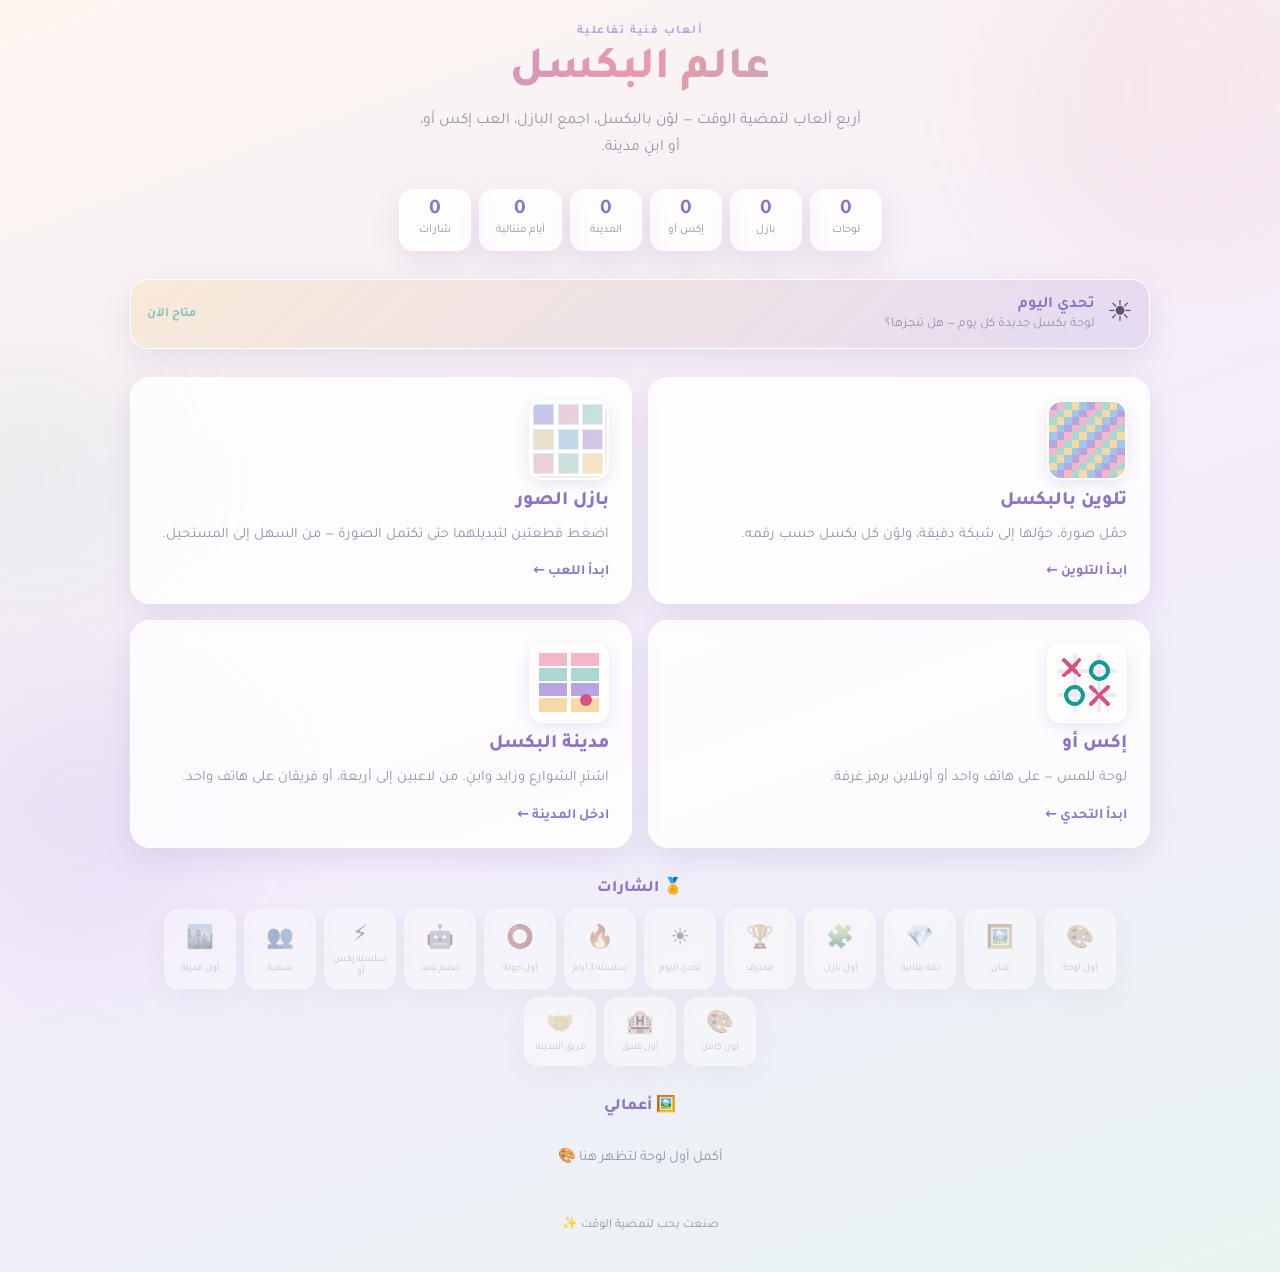
<file: index.html>
<!DOCTYPE html>
<html lang="ar" dir="rtl">
<head>
  <meta charset="UTF-8" />
  <meta name="viewport" content="width=device-width, initial-scale=1.0, viewport-fit=cover" />
  <meta name="theme-color" content="#f3ecfb" />
  <meta name="description" content="ألعاب فنية تفاعلية — تلوين بالبكسل وبازل الصور وإكس أو ومدينة البكسل" />
  <meta property="og:type" content="website" />
  <meta property="og:locale" content="ar_SA" />
  <meta property="og:site_name" content="عالم البكسل" />
  <meta property="og:title" content="عالم البكسل — ألعاب فنية تفاعلية" />
  <meta property="og:description" content="تلوين بالبكسل، بازل الصور، إكس أو، ومدينة البكسل. أربع ألعاب بالعربية." />
  <meta property="og:image" content="https://alialq93.github.io/Pixel-art-game/og-cover.png" />
  <meta property="og:image:width" content="1200" />
  <meta property="og:image:height" content="630" />
  <meta property="og:url" content="https://alialq93.github.io/Pixel-art-game/" />
  <meta name="twitter:card" content="summary_large_image" />
  <meta name="twitter:title" content="عالم البكسل — ألعاب فنية تفاعلية" />
  <meta name="twitter:description" content="تلوين بالبكسل، بازل الصور، وإكس أو على الهاتف." />
  <meta name="twitter:image" content="https://alialq93.github.io/Pixel-art-game/og-cover.png" />
  <title>ألعاب البكسل — الرئيسية</title>
  <link rel="icon" href="favicon.svg" type="image/svg+xml" />
  <link rel="manifest" href="manifest.json" />
  <link rel="preconnect" href="https://fonts.googleapis.com" />
  <link rel="preconnect" href="https://fonts.gstatic.com" crossorigin />
  <link href="https://fonts.googleapis.com/css2?family=Tajawal:wght@400;500;700;800&display=swap" rel="stylesheet" />
  <link rel="stylesheet" href="style.css" />
</head>
<body>
  <div class="blob b1" aria-hidden="true"></div>
  <div class="blob b2" aria-hidden="true"></div>
  <div class="blob b3" aria-hidden="true"></div>

  <main class="landing">
    <header class="landing-hero">
      <p class="eyebrow">ألعاب فنية تفاعلية</p>
      <h1>عالم البكسل</h1>
      <p class="lead">أربع ألعاب لتمضية الوقت — لوّن بالبكسل، اجمع البازل، العب إكس أو، أو ابنِ مدينة.</p>
    </header>

    <div class="home-stats" id="home-stats" aria-label="إحصائيات"></div>

    <a href="color.html?daily=1" class="daily-card" id="daily-card">
      <div class="daily-card-inner">
        <span class="daily-emoji">☀️</span>
        <div>
          <strong>تحدي اليوم</strong>
          <p>لوحة بكسل جديدة كل يوم — هل تنجزها؟</p>
        </div>
        <span class="daily-status">متاح الآن</span>
      </div>
    </a>

    <div class="game-cards">
      <a href="color.html" class="game-card">
        <div class="game-card-icon" aria-hidden="true">
          <canvas id="card-pixel" width="80" height="80"></canvas>
        </div>
        <h2>تلوين بالبكسل</h2>
        <p>حمّل صورة، حوّلها إلى شبكة دقيقة، ولوّن كل بكسل حسب رقمه.</p>
        <span class="game-card-cta">ابدأ التلوين ←</span>
      </a>

      <a href="puzzle-game.html" class="game-card">
        <div class="game-card-icon" aria-hidden="true">
          <canvas id="card-puzzle" width="80" height="80"></canvas>
        </div>
        <h2>بازل الصور</h2>
        <p>اضغط قطعتين لتبديلهما حتى تكتمل الصورة — من السهل إلى المستحيل.</p>
        <span class="game-card-cta">ابدأ اللعب ←</span>
      </a>

      <a href="xo.html" class="game-card">
        <div class="game-card-icon" aria-hidden="true">
          <canvas id="card-xo" width="80" height="80"></canvas>
        </div>
        <h2>إكس أو</h2>
        <p>لوحة للمس — على هاتف واحد أو أونلاين برمز غرفة.</p>
        <span class="game-card-cta">ابدأ التحدي ←</span>
      </a>

      <a href="city.html" class="game-card">
        <div class="game-card-icon" aria-hidden="true">
          <canvas id="card-city" width="80" height="80"></canvas>
        </div>
        <h2>مدينة البكسل</h2>
        <p>اشترِ الشوارع وزايد وابنِ. من لاعبين إلى أربعة، أو فريقان على هاتف واحد.</p>
        <span class="game-card-cta">ادخل المدينة ←</span>
      </a>
    </div>

    <section class="home-section">
      <h2 class="section-title">🏅 الشارات</h2>
      <div class="badge-row" id="home-achievements"></div>
    </section>

    <section class="home-section">
      <h2 class="section-title">🖼️ أعمالي</h2>
      <div class="gallery-grid" id="home-gallery"></div>
    </section>

    <footer class="landing-footer">صنعت بحب لتمضية الوقت ✨</footer>
  </main>

  <script>
    (function () {
      const px = document.getElementById("card-pixel").getContext("2d");
      const colors = ["#b7a4e0", "#f2b8c6", "#a8d8cf", "#f7d9a8", "#9fc7e8"];
      for (let y = 0; y < 10; y++) {
        for (let x = 0; x < 10; x++) {
          px.fillStyle = colors[(x + y) % colors.length];
          px.fillRect(x * 8, y * 8, 8, 8);
        }
      }
      const pz = document.getElementById("card-puzzle").getContext("2d");
      const g = pz.createLinearGradient(0, 0, 80, 80);
      g.addColorStop(0, "#cfe8f7");
      g.addColorStop(1, "#fdeee2");
      pz.fillStyle = g;
      pz.fillRect(0, 0, 80, 80);
      for (let r = 0; r < 3; r++) {
        for (let c = 0; c < 3; c++) {
          pz.strokeStyle = "#fff";
          pz.lineWidth = 2;
          pz.strokeRect(c * 26 + 1, r * 26 + 1, 24, 24);
          pz.fillStyle = colors[(r * 3 + c) % colors.length];
          pz.globalAlpha = 0.5;
          pz.fillRect(c * 26 + 3, r * 26 + 3, 20, 20);
          pz.globalAlpha = 1;
        }
      }
      const xo = document.getElementById("card-xo").getContext("2d");
      xo.fillStyle = "#fffdfb";
      xo.fillRect(0, 0, 80, 80);
      xo.strokeStyle = "#efe6f6";
      xo.lineWidth = 4;
      xo.lineCap = "round";
      for (let i = 1; i < 3; i++) {
        xo.beginPath();
        xo.moveTo(10, i * 26 + 1);
        xo.lineTo(70, i * 26 + 1);
        xo.stroke();
        xo.beginPath();
        xo.moveTo(i * 26 + 1, 10);
        xo.lineTo(i * 26 + 1, 70);
        xo.stroke();
      }
      xo.lineWidth = 4;
      xo.strokeStyle = "#d4537e";
      xo.beginPath();
      xo.moveTo(16, 16);
      xo.lineTo(32, 32);
      xo.moveTo(32, 16);
      xo.lineTo(16, 32);
      xo.stroke();
      xo.strokeStyle = "#0f9d8f";
      xo.beginPath();
      xo.arc(53, 27, 9, 0, Math.PI * 2);
      xo.stroke();
      xo.beginPath();
      xo.arc(27, 53, 9, 0, Math.PI * 2);
      xo.stroke();
      xo.strokeStyle = "#d4537e";
      xo.beginPath();
      xo.moveTo(44, 44);
      xo.lineTo(62, 62);
      xo.moveTo(62, 44);
      xo.lineTo(44, 62);
      xo.stroke();

      const city = document.getElementById("card-city").getContext("2d");
      city.fillStyle = "#fffdfb";
      city.fillRect(0, 0, 80, 80);
      const blocks = ["#f2b8c6", "#a8d8cf", "#b7a4e0", "#f7d9a8"];
      for (let i = 0; i < 8; i++) {
        city.fillStyle = blocks[i % blocks.length];
        const col = i < 4 ? 0 : 1;
        const row = i % 4;
        city.fillRect(8 + col * 34, 8 + row * 16, 30, 14);
      }
      city.fillStyle = "#d4537e";
      city.beginPath();
      city.arc(58, 58, 6, 0, Math.PI * 2);
      city.fill();
    })();
  </script>
  <script src="play-data.js"></script>
  <script src="home.js"></script>
  <script src="pwa-register.js"></script>
</body>
</html>
</file>
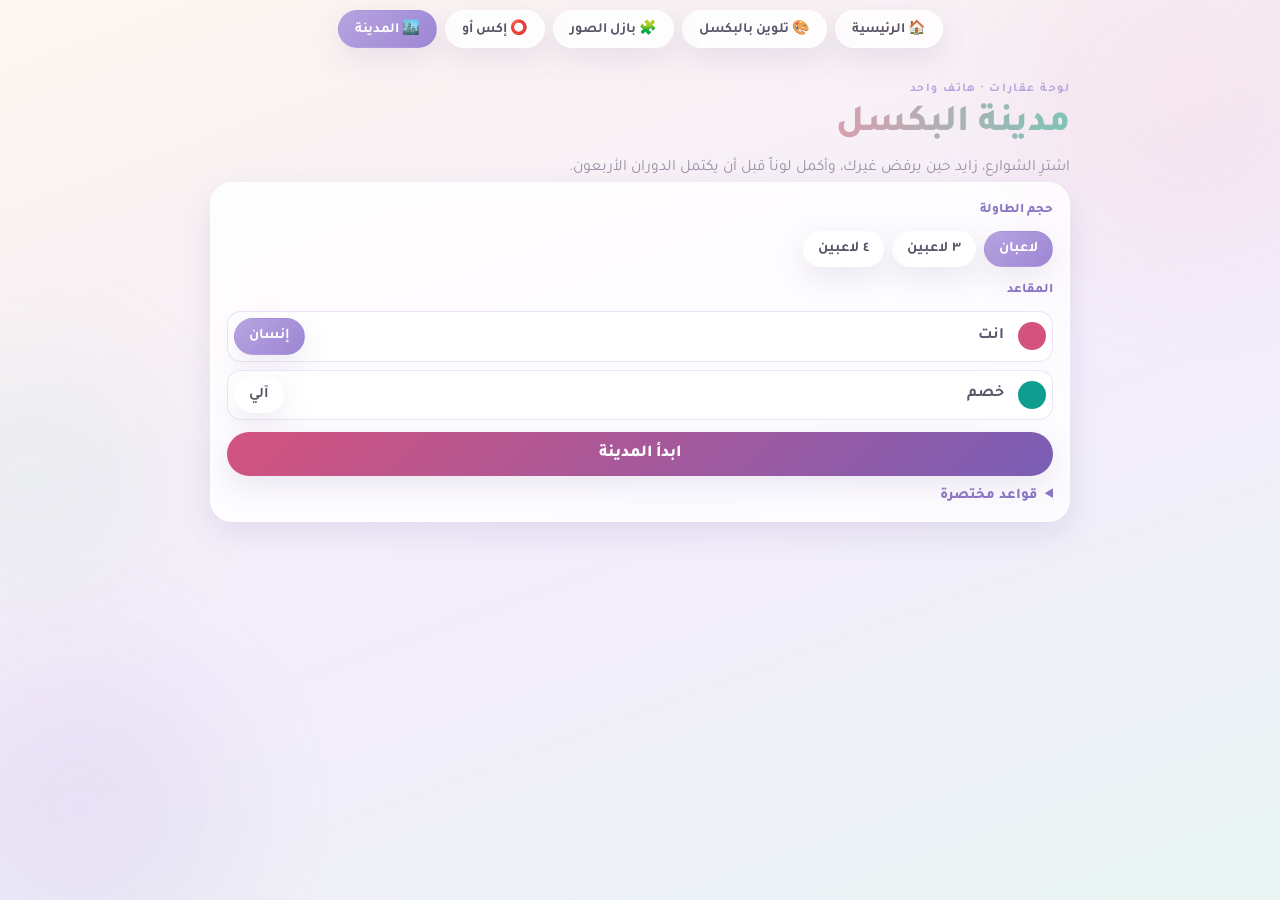
<file: city.html>
<!DOCTYPE html>
<html lang="ar" dir="rtl">
<head>
  <meta charset="UTF-8" />
  <meta name="viewport" content="width=device-width, initial-scale=1.0, maximum-scale=1.0, user-scalable=no, viewport-fit=cover" />
  <meta name="apple-mobile-web-app-capable" content="yes" />
  <meta name="theme-color" content="#f3ecfb" />
  <meta name="description" content="مدينة البكسل — لوحة عقارات من لاعبين إلى أربعة، مع فريقين على هاتف واحد." />
  <meta property="og:type" content="website" />
  <meta property="og:locale" content="ar_SA" />
  <meta property="og:site_name" content="عالم البكسل" />
  <meta property="og:title" content="مدينة البكسل — عالم البكسل" />
  <meta property="og:description" content="اشترِ، زايد، وابنِ. من لاعبين إلى أربعة على هاتف واحد، أو فريقان." />
  <meta property="og:image" content="https://alialq93.github.io/Pixel-art-game/og-cover.png" />
  <meta property="og:image:width" content="1200" />
  <meta property="og:image:height" content="630" />
  <meta property="og:url" content="https://alialq93.github.io/Pixel-art-game/city.html" />
  <meta name="twitter:card" content="summary_large_image" />
  <meta name="twitter:title" content="مدينة البكسل — عالم البكسل" />
  <meta name="twitter:description" content="لوحة عقارات قصيرة: شراء، مزايدة، وبناء. فريقان أو الجميع ضد الجميع." />
  <meta name="twitter:image" content="https://alialq93.github.io/Pixel-art-game/og-cover.png" />
  <title>مدينة البكسل — عالم البكسل</title>
  <link rel="icon" href="favicon.svg" type="image/svg+xml" />
  <link rel="manifest" href="manifest.json" />
  <link rel="preconnect" href="https://fonts.googleapis.com" />
  <link rel="preconnect" href="https://fonts.gstatic.com" crossorigin />
  <link href="https://fonts.googleapis.com/css2?family=Tajawal:wght@400;500;700;800&display=swap" rel="stylesheet" />
  <link rel="stylesheet" href="style.css" />
</head>
<body class="city-body">
  <div class="blob b1" aria-hidden="true"></div>
  <div class="blob b2" aria-hidden="true"></div>
  <div class="blob b3" aria-hidden="true"></div>

  <nav class="site-nav" aria-label="التنقل">
    <a href="index.html">🏠 الرئيسية</a>
    <a href="color.html">🎨 تلوين بالبكسل</a>
    <a href="puzzle-game.html">🧩 بازل الصور</a>
    <a href="xo.html">⭕ إكس أو</a>
    <a href="city.html" class="active">🏙️ المدينة</a>
  </nav>

  <main class="app city-app">
    <section id="city-setup">
      <header class="hero">
        <p class="eyebrow">لوحة عقارات · هاتف واحد</p>
        <h1>مدينة البكسل</h1>
        <p class="lead">اشترِ الشوارع، زايد حين يرفض غيرك، وأكمل لوناً قبل أن يكتمل الدوران الأربعون.</p>
      </header>

      <div class="xo-panel" id="city-resume" hidden>
        <p class="lead" id="city-resume-text">هناك مباراة محفوظة على هذا الجهاز.</p>
        <div class="xo-chips">
          <button type="button" class="xo-chip on" id="city-resume-btn">استئناف</button>
          <button type="button" class="xo-chip" id="city-discard-btn">مباراة جديدة</button>
        </div>
      </div>

      <form class="xo-panel" id="city-form">
        <p class="xo-label">حجم الطاولة</p>
        <div class="xo-chips" id="city-size">
          <button type="button" class="xo-chip on" data-size="2">لاعبان</button>
          <button type="button" class="xo-chip" data-size="3">٣ لاعبين</button>
          <button type="button" class="xo-chip" data-size="4">٤ لاعبين</button>
        </div>

        <div id="city-team-box" hidden>
          <p class="xo-label">التحالف</p>
          <div class="xo-chips">
            <button type="button" class="xo-chip on" id="city-ffa" data-teams="0">الجميع ضد الجميع</button>
            <button type="button" class="xo-chip" id="city-teams" data-teams="1">فريقان · ١مع٢ ضد ٣مع٤</button>
          </div>
          <p id="city-team-hint" class="city-hint" hidden>الفريق يلعب آلياً فقط إذا كان المقعدان آليين. المحفظة والدور مشتركان.</p>
        </div>

        <p class="xo-label">المقاعد</p>
        <div class="city-seats" id="city-seats"></div>

        <button type="submit" class="city-start">ابدأ المدينة</button>
        <p id="city-form-error" class="city-error" role="alert"></p>

        <details class="city-help">
          <summary>قواعد مختصرة</summary>
          <ul>
            <li>كل جانب يبدأ بـ ٨٠٠. المرور بالانطلاق يقبض ١٠٠.</li>
            <li>من يرفض الشراء تُفتح مزايدة بخطوات ١٠. أعلى عرض يأخذ الشارع.</li>
            <li>الشارع بلا بناء يدفع إيجار المجموعة إذا ملكت اللون كاملاً وبلا رهن، حتى مع بناء على شارع آخر.</li>
            <li>البناء متوازن: بيت ثم فندق، وفرق الدرجات داخل اللون لا يتجاوز ١.</li>
            <li>ثلاثة أزواج متتالية ترسل إلى الحبس. الخروج بزوج، أو بـ ٥٠، أو ببطاقة حرية.</li>
            <li>بعد ٤٠ دوراناً يفوز الأعلى قيمة. الإفلاس يُخرج صاحبه فوراً.</li>
          </ul>
        </details>
      </form>
    </section>

    <section id="city-play" hidden>
      <div class="city-top">
        <p id="city-status" class="city-status" aria-live="polite"></p>
        <div class="city-tools">
          <button type="button" class="city-quit" id="city-sound" aria-pressed="true">صوت</button>
          <button type="button" class="city-quit" id="city-quit">إنهاء</button>
        </div>
      </div>
      <div id="city-board" class="city-board" aria-label="لوحة مدينة البكسل"></div>
      <div id="city-players" class="city-players"></div>
      <p id="city-error" class="city-error" role="alert"></p>
      <div id="city-actions" class="city-actions"></div>
      <ol id="city-log" class="city-log" reversed></ol>
      <div id="city-cover" class="city-cover" hidden>
        <p id="city-cover-kicker">مرّر الجهاز</p>
        <p id="city-cover-name"></p>
        <button type="button" class="city-start" id="city-ready">أنا جاهز</button>
      </div>
    </section>
  </main>

  <script src="play-data.js"></script>
  <script src="city-rules.js"></script>
  <script src="city.js"></script>
  <script src="pwa-register.js"></script>
</body>
</html>
</file>
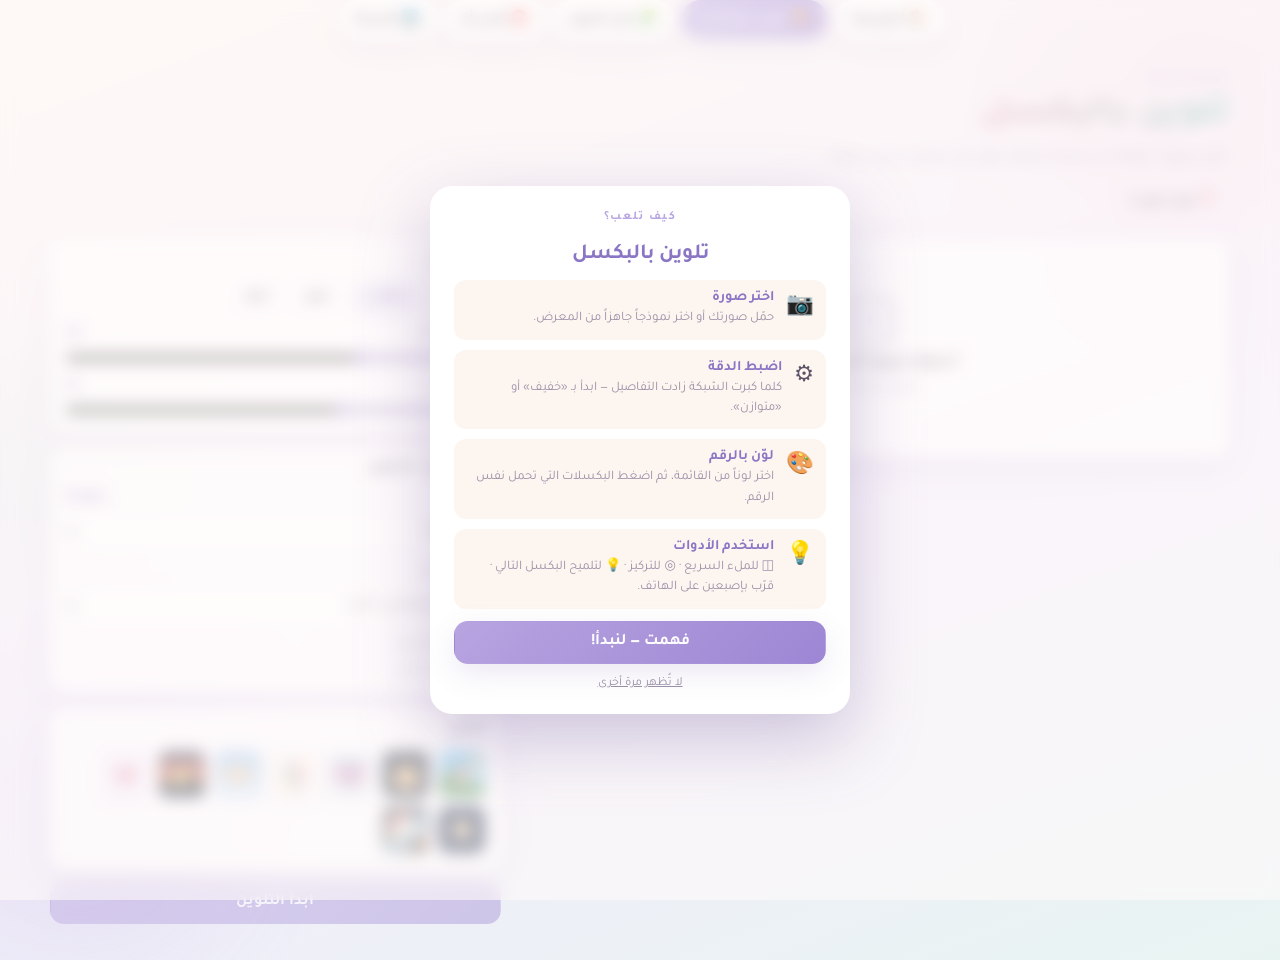
<file: color.html>
<!DOCTYPE html>
<html lang="ar" dir="rtl">
<head>
  <meta charset="UTF-8" />
  <meta name="viewport" content="width=device-width, initial-scale=1.0, maximum-scale=1.0, user-scalable=no, viewport-fit=cover" />
  <meta name="apple-mobile-web-app-capable" content="yes" />
  <meta name="apple-mobile-web-app-status-bar-style" content="default" />
  <meta name="theme-color" content="#f3ecfb" />
  <meta name="description" content="حوّل صورك إلى فن بكسل ولوّن كل بكسل حسب رقمه" />
  <meta property="og:type" content="website" />
  <meta property="og:locale" content="ar_SA" />
  <meta property="og:site_name" content="عالم البكسل" />
  <meta property="og:title" content="تلوين بالبكسل — عالم البكسل" />
  <meta property="og:description" content="حمّل صورة، حوّلها إلى شبكة دقيقة، ولوّن كل بكسل حسب رقمه." />
  <meta property="og:image" content="https://alialq93.github.io/Pixel-art-game/og-cover.png" />
  <meta property="og:image:width" content="1200" />
  <meta property="og:image:height" content="630" />
  <meta property="og:url" content="https://alialq93.github.io/Pixel-art-game/color.html" />
  <meta name="twitter:card" content="summary_large_image" />
  <meta name="twitter:title" content="تلوين بالبكسل — عالم البكسل" />
  <meta name="twitter:description" content="حمّل صورة، حوّلها إلى شبكة دقيقة، ولوّن كل بكسل حسب رقمه." />
  <meta name="twitter:image" content="https://alialq93.github.io/Pixel-art-game/og-cover.png" />
  <title>تلوين بالبكسل — Pixel Atelier</title>
  <link rel="icon" href="favicon.svg" type="image/svg+xml" />
  <link rel="manifest" href="manifest.json" />
  <link rel="preconnect" href="https://fonts.googleapis.com" />
  <link rel="preconnect" href="https://fonts.gstatic.com" crossorigin />
  <link href="https://fonts.googleapis.com/css2?family=Tajawal:wght@400;500;700;800&display=swap" rel="stylesheet" />
  <link rel="stylesheet" href="style.css" />
</head>
<body>
  <div class="blob b1" aria-hidden="true"></div>
  <div class="blob b2" aria-hidden="true"></div>
  <div class="blob b3" aria-hidden="true"></div>

  <nav class="site-nav" aria-label="التنقل">
    <a href="index.html">🏠 الرئيسية</a>
    <a href="color.html" class="active">🎨 تلوين بالبكسل</a>
    <a href="puzzle-game.html">🧩 بازل الصور</a>
    <a href="xo.html">⭕ إكس أو</a>
    <a href="city.html">🏙️ المدينة</a>
  </nav>

  <div class="app" id="app">
    <!-- SETUP -->
    <section class="screen setup" id="setup">
      <header class="hero">
        <p class="eyebrow">Pixel Atelier</p>
        <h1>تلوين بالبكسل</h1>
        <p class="lead">حمّل صورة، حوّلها إلى شبكة دقيقة، ولوّن كل بكسل حسب رقمه.</p>
        <button type="button" class="btn ghost help-link" id="help-btn">❓ كيف تلعب؟</button>
      </header>

      <div class="daily-banner" id="daily-banner" hidden>
        <span>☀️</span>
        <div><strong>تحدي اليوم</strong><small>لوحة خاصة بتاريخ اليوم</small></div>
      </div>

      <div class="setup-layout">
        <div class="col-main">
          <label class="dropzone" id="dropzone" for="file-input">
            <input type="file" id="file-input" accept="image/*" hidden />
            <div class="drop-mark" aria-hidden="true"></div>
            <strong>أسقط صورة أو اختر ملفاً</strong>
            <small>JPG · PNG · WebP</small>
          </label>

          <div class="preview-band" id="preview-row" hidden>
            <div class="compare">
              <figure>
                <figcaption>الأصلية <small id="source-meta"></small></figcaption>
                <canvas id="preview-original" width="280" height="280"></canvas>
              </figure>
              <figure class="result">
                <figcaption>بعد التحويل <small id="pixel-meta"></small></figcaption>
                <canvas id="preview-pixel" width="280" height="280"></canvas>
              </figure>
            </div>
            <div class="fidelity" id="fidelity-box">
              <div class="fidelity-score">
                <strong id="fidelity-value">—</strong>
                <span>دقة التحويل</span>
              </div>
              <ul>
                <li><span>الشبكة</span><strong id="est-cells">0</strong></li>
                <li><span>الألوان</span><strong id="est-colors">0</strong></li>
                <li><span>الوقت</span><strong id="est-time">—</strong></li>
              </ul>
            </div>
          </div>
        </div>

        <aside class="col-side">
          <section class="panel">
            <h2>1 · الدقة</h2>
            <div class="presets" id="difficulty-presets">
              <button type="button" class="chip" data-grid="24" data-colors="12" data-quality="draft">خفيف</button>
              <button type="button" class="chip active" data-grid="48" data-colors="24" data-quality="balanced">متوازن</button>
              <button type="button" class="chip" data-grid="72" data-colors="36" data-quality="max">دقيق</button>
              <button type="button" class="chip" data-grid="104" data-colors="52" data-quality="max">فائق</button>
            </div>

            <label class="field">
              <div class="field-top"><span>حجم الشبكة</span><em id="grid-size-label">48</em></div>
              <input type="range" id="grid-size" min="16" max="128" value="48" />
            </label>
            <label class="field">
              <div class="field-top"><span>عدد الألوان</span><em id="color-count-label">24</em></div>
              <input type="range" id="color-count" min="4" max="64" value="24" />
            </label>
          </section>

          <section class="panel">
            <h2>2 · أسلوب التحويل</h2>
            <label class="field">
              <div class="field-top"><span>الجودة</span><em id="quality-label">متوازنة</em></div>
              <select id="quality-mode" class="select">
                <option value="draft">سريعة</option>
                <option value="balanced" selected>متوازنة</option>
                <option value="max">أقصى دقة</option>
              </select>
            </label>
            <label class="field">
              <div class="field-top"><span>قصّ الصورة</span></div>
              <select id="fit-mode" class="select">
                <option value="cover" selected>ملء (تفاصيل أكثر)</option>
                <option value="contain">احتواء كامل</option>
              </select>
            </label>
            <div class="toggles">
              <label class="switch"><input type="checkbox" id="edge-toggle" checked /><span>حفظ الحواف</span></label>
              <label class="switch"><input type="checkbox" id="dither-toggle" /><span>تنعيم التدرّج</span></label>
            </div>
          </section>

          <section class="panel">
            <h2>نماذج</h2>
            <div class="gallery-row" id="demo-gallery"></div>
          </section>

          <div class="setup-actions">
            <p class="analyzing" id="analyzing" hidden>جارٍ التحويل بدقة…</p>
            <button type="button" id="start-btn" class="btn primary" disabled>ابدأ التلوين</button>
            <button type="button" id="resume-btn" class="btn ghost" hidden>متابعة آخر جلسة</button>
          </div>
        </aside>
      </div>
    </section>

    <!-- WORKSPACE -->
    <section class="screen workspace" id="workspace" hidden>
      <header class="bar">
        <div class="bar-start">
          <button type="button" id="back-btn" class="icon-btn" title="عودة">→</button>
          <div class="bar-title">
            <strong>Pixel Atelier</strong>
            <small id="session-title">جلسة</small>
          </div>
        </div>

        <div class="bar-meter">
          <div class="meter-bar"><span id="progress-fill"></span></div>
          <div class="meter-meta">
            <span id="progress-text">0%</span>
            <span id="cells-text">0/0</span>
            <span id="timer-text">00:00</span>
          </div>
        </div>

        <div class="bar-end">
          <button type="button" id="fullscreen-btn" class="icon-btn mobile-only" title="ملء الشاشة" aria-pressed="false">⛶</button>
          <button type="button" id="sound-btn" class="icon-btn" title="صوت" aria-pressed="true">♪</button>
          <button type="button" id="export-btn" class="btn compact">تصدير</button>
        </div>
      </header>

      <div class="studio">
        <aside class="rail">
          <div class="rail-block">
            <span>رسم</span>
            <button type="button" class="tool active" id="tool-brush" data-tool="brush" title="فرشاة (B)">✎</button>
            <button type="button" class="tool" id="tool-fill" data-tool="fill" title="ملء (F)">◫</button>
            <button type="button" class="tool" id="tool-pan" data-tool="pan" title="تحريك">✥</button>
          </div>
          <div class="rail-block">
            <span>عرض</span>
            <button type="button" class="tool" id="focus-btn" title="تركيز اللون" aria-pressed="false">◎</button>
            <button type="button" class="tool" id="hint-btn" title="معاينة الألوان" aria-pressed="false">◉</button>
            <button type="button" class="tool" id="next-hint-btn" title="تلميح البكسل التالي" aria-pressed="true">💡</button>
            <button type="button" class="tool" id="grid-btn" title="شبكة" aria-pressed="true">▦</button>
            <button type="button" class="tool" id="ref-btn" title="مرجع" aria-pressed="false">▣</button>
          </div>
          <div class="rail-block">
            <span>تعديل</span>
            <button type="button" class="tool" id="undo-btn" title="تراجع" disabled>↶</button>
            <button type="button" class="tool" id="redo-btn" title="إعادة" disabled>↷</button>
            <button type="button" class="tool danger" id="reset-btn" title="مسح">⌫</button>
          </div>
        </aside>

        <div class="stage" id="stage">
          <canvas id="board" width="800" height="800"></canvas>
          <canvas id="overlay-fx" class="overlay-fx" width="800" height="800"></canvas>
          <div id="wrong-flash" class="wrong-flash" hidden></div>
          <img id="ref-image" class="ref-image" alt="" hidden />

          <div class="view-controls" id="nav-dock">
            <div class="vc-zoom">
              <button type="button" id="zoom-out" class="vc-btn" title="تصغير">−</button>
              <input type="range" id="zoom-slider" min="50" max="600" value="100" step="5" />
              <button type="button" id="zoom-in" class="vc-btn" title="تكبير">+</button>
              <b id="zoom-label">100%</b>
            </div>
            <div class="vc-pad">
              <button type="button" class="vc-btn" id="pan-up" title="أعلى">▲</button>
              <button type="button" class="vc-btn" id="pan-left" title="يسار">◀</button>
              <button type="button" class="vc-btn accent" id="zoom-fit" title="توسيط">●</button>
              <button type="button" class="vc-btn" id="pan-right" title="يمين">▶</button>
              <button type="button" class="vc-btn" id="pan-down" title="أسفل">▼</button>
            </div>
          </div>

          <div id="done-banner" class="done-banner" hidden>
            <div class="done-card">
              <p class="eyebrow">مكتمل</p>
              <h2>أحسنت!</h2>
              <p id="done-stats">—</p>
              <div class="done-actions">
                <button type="button" id="done-export" class="btn primary">حفظ PNG</button>
                <button type="button" id="done-share" class="btn ghost">مشاركة</button>
                <button type="button" id="done-again" class="btn ghost">جلسة جديدة</button>
              </div>
            </div>
          </div>
        </div>

        <aside class="colors" id="colors-panel">
          <div class="colors-head">
            <h2>الألوان</h2>
            <div class="colors-head-end">
              <label class="switch dense">
                <input type="checkbox" id="auto-next" checked />
                <span>تلقائي</span>
              </label>
              <button type="button" id="colors-close" class="colors-close mobile-only" title="إغلاق">✕</button>
            </div>
          </div>
          <div class="palette" id="palette"></div>
        </aside>
      </div>

      <div class="mobile-dock" id="mobile-dock" aria-label="أدوات سريعة">
        <button type="button" class="mob-btn active" id="mob-brush" title="فرشاة">✎</button>
        <button type="button" class="mob-btn" id="mob-fill" title="ملء">◫</button>
        <button type="button" class="mob-btn" id="mob-undo" title="تراجع" disabled>↶</button>
        <button type="button" class="mob-btn" id="mob-hint" title="معاينة" aria-pressed="false">◉</button>
        <button type="button" class="mob-btn active" id="mob-next" title="تلميح التالي" aria-pressed="true">💡</button>
        <button type="button" class="mob-btn mob-accent" id="mob-colors" title="الألوان">🎨</button>
      </div>
      <div class="colors-backdrop" id="colors-backdrop" hidden></div>
    </section>
  </div>

  <div id="toast" class="toast" hidden></div>
  <script src="play-data.js"></script>
  <script src="tutorial.js"></script>
  <script src="game.js"></script>
  <script src="pwa-register.js"></script>
</body>
</html>
</file>
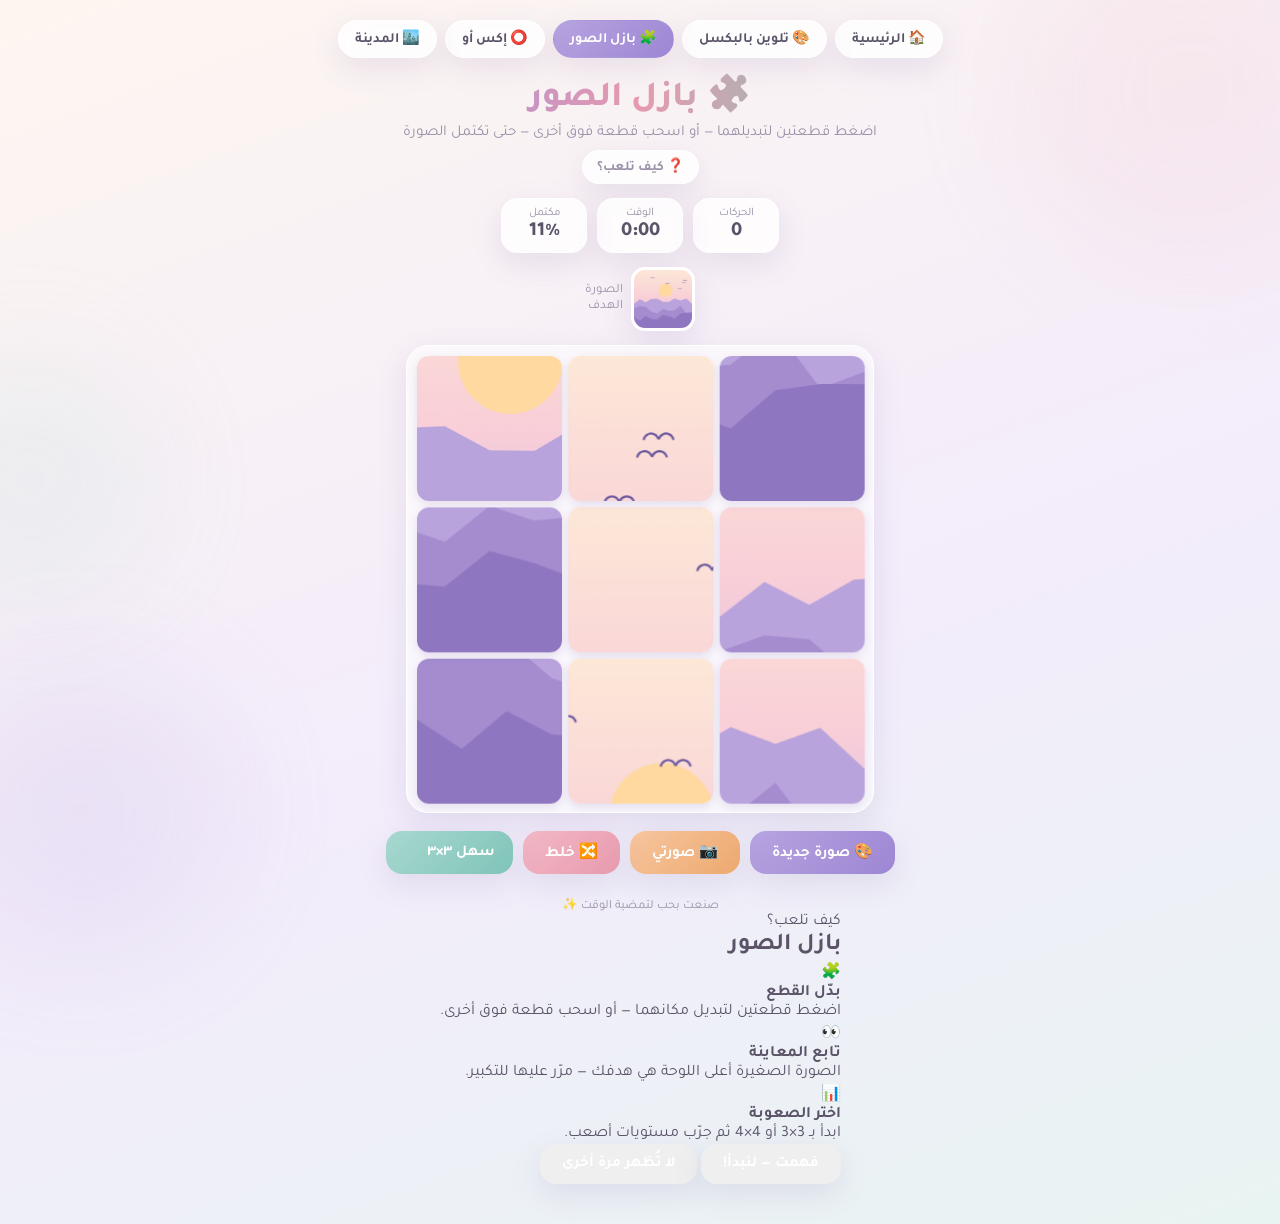
<file: puzzle-game.html>
<!DOCTYPE html>
<html lang="ar" dir="rtl">
<head>
<meta charset="UTF-8">
<meta name="viewport" content="width=device-width, initial-scale=1.0, viewport-fit=cover">
<meta name="apple-mobile-web-app-capable" content="yes">
<meta name="theme-color" content="#f3ecfb">
<meta name="description" content="لعبة بازل صور — اجمع القطع حتى تكتمل الصورة">
<meta property="og:type" content="website">
<meta property="og:locale" content="ar_SA">
<meta property="og:site_name" content="عالم البكسل">
<meta property="og:title" content="بازل الصور — عالم البكسل">
<meta property="og:description" content="اضغط قطعتين لتبديلهما حتى تكتمل الصورة — من السهل إلى المستحيل.">
<meta property="og:image" content="https://alialq93.github.io/Pixel-art-game/og-cover.png">
<meta property="og:image:width" content="1200">
<meta property="og:image:height" content="630">
<meta property="og:url" content="https://alialq93.github.io/Pixel-art-game/puzzle-game.html">
<meta name="twitter:card" content="summary_large_image">
<meta name="twitter:title" content="بازل الصور — عالم البكسل">
<meta name="twitter:description" content="اضغط قطعتين لتبديلهما حتى تكتمل الصورة.">
<meta name="twitter:image" content="https://alialq93.github.io/Pixel-art-game/og-cover.png">
<title>بازل الصور — لعبة تجميع</title>
<link rel="icon" href="favicon.svg" type="image/svg+xml">
<link rel="manifest" href="manifest.json">
<link href="https://fonts.googleapis.com/css2?family=Tajawal:wght@400;500;700;800&display=swap" rel="stylesheet">
<style>
  :root{
    --bg1:#fdf6f0; --bg2:#f3ecfb; --bg3:#e8f4f2;
    --card:#ffffffcc;
    --ink:#5b5468; --ink-soft:#9a91a8;
    --accent:#b7a4e0; --accent2:#f2b8c6; --accent3:#a8d8cf; --accent4:#f7d9a8;
    --shadow:0 10px 30px rgba(120,100,160,.14);
  }
  *{margin:0;padding:0;box-sizing:border-box;-webkit-tap-highlight-color:transparent}
  body{
    font-family:'Tajawal',sans-serif;color:var(--ink);
    min-height:100vh;display:flex;flex-direction:column;align-items:center;
    background:linear-gradient(160deg,var(--bg1) 0%,var(--bg2) 55%,var(--bg3) 100%);
    overflow-x:hidden; padding:20px 14px calc(40px + env(safe-area-inset-bottom, 0px));
    padding-top:calc(20px + env(safe-area-inset-top, 0px));
  }
  /* فقاعات خلفية عائمة */
  .blob{position:fixed;border-radius:50%;filter:blur(60px);opacity:.45;z-index:0;pointer-events:none;animation:float 14s ease-in-out infinite}
  .b1{width:340px;height:340px;background:#f2b8c655;top:-80px;right:-80px}
  .b2{width:300px;height:300px;background:#b7a4e055;bottom:-60px;left:-70px;animation-delay:-5s}
  .b3{width:240px;height:240px;background:#a8d8cf55;top:40%;left:-90px;animation-delay:-9s}
  @keyframes float{0%,100%{transform:translateY(0) scale(1)}50%{transform:translateY(-30px) scale(1.06)}}

  header{position:relative;z-index:2;text-align:center;margin-bottom:14px;animation:dropIn .7s cubic-bezier(.2,.9,.3,1.2) both}
  @keyframes dropIn{from{opacity:0;transform:translateY(-24px)}to{opacity:1;transform:none}}
  h1{font-size:clamp(1.5rem,4.5vw,2.2rem);font-weight:800;
     background:linear-gradient(90deg,#a58fd8,#e79aae,#7fc4b8);
     -webkit-background-clip:text;background-clip:text;color:transparent}
  .sub{color:var(--ink-soft);font-size:.95rem;margin-top:2px}

  /* شريط المعلومات */
  .hud{position:relative;z-index:2;display:flex;gap:10px;flex-wrap:wrap;justify-content:center;margin-bottom:14px;animation:dropIn .7s .1s both}
  .stat{background:var(--card);backdrop-filter:blur(8px);border:1px solid #fff;
    border-radius:16px;padding:8px 18px;box-shadow:var(--shadow);text-align:center;min-width:86px}
  .stat .label{font-size:.72rem;color:var(--ink-soft)}
  .stat .value{font-size:1.25rem;font-weight:800;font-variant-numeric:tabular-nums}
  .stat .value.pulse{animation:pop .3s ease}
  @keyframes pop{50%{transform:scale(1.25)}}

  /* المعاينة */
  .preview-wrap{position:relative;z-index:2;display:flex;align-items:center;gap:8px;margin-bottom:14px;animation:dropIn .7s .15s both}
  .preview{width:64px;height:64px;border-radius:14px;border:3px solid #fff;box-shadow:var(--shadow);
    background-size:cover;cursor:pointer;transition:transform .35s cubic-bezier(.2,.9,.3,1.4)}
  .preview:hover{transform:scale(2.2) rotate(-2deg);z-index:5}
  .preview-label{font-size:.8rem;color:var(--ink-soft)}

  /* اللوحة */
  .board-wrap{position:relative;z-index:2;animation:zoomIn .6s .2s cubic-bezier(.2,.9,.3,1.2) both}
  @keyframes zoomIn{from{opacity:0;transform:scale(.85)}to{opacity:1;transform:none}}
  #board{
    position:relative;border-radius:22px;background:#ffffff88;backdrop-filter:blur(8px);
    border:1px solid #fff;box-shadow:var(--shadow);padding:10px;touch-action:manipulation;
    direction:ltr;
  }
  .tile{
    position:absolute;top:0;left:0;border-radius:12px;cursor:pointer;background-repeat:no-repeat;
    box-shadow:0 3px 10px rgba(120,100,160,.18);
    transition:transform .45s cubic-bezier(.25,.9,.3,1.15), box-shadow .25s, filter .25s, opacity .4s;
    will-change:transform;
    touch-action:manipulation;
  }
  .tile:hover{filter:brightness(1.07);box-shadow:0 8px 22px rgba(120,100,160,.3);z-index:3}
  .tile.selected{
    outline:3px solid var(--accent);outline-offset:-3px;filter:brightness(1.1);
    animation:wiggle .5s ease infinite alternate;z-index:4;
  }
  @keyframes wiggle{from{scale:1.03;rotate:-1.2deg}to{scale:1.06;rotate:1.2deg}}
  .tile.correct-flash{animation:correctGlow .7s ease}
  @keyframes correctGlow{
    0%{box-shadow:0 0 0 0 #a8d8cf00}
    40%{box-shadow:0 0 0 6px #a8d8cfaa;filter:brightness(1.2)}
    100%{box-shadow:0 3px 10px rgba(120,100,160,.18)}
  }
  .tile.locked{cursor:default}
  .tile.enter{opacity:0;transform:scale(.3) rotate(15deg)}

  /* الأزرار */
  .controls{position:relative;z-index:2;display:flex;gap:10px;flex-wrap:wrap;justify-content:center;margin-top:18px;animation:dropIn .7s .3s both}
  button{
    font-family:inherit;font-size:.95rem;font-weight:700;color:#fff;border:none;cursor:pointer;
    padding:11px 22px;border-radius:16px;box-shadow:var(--shadow);
    transition:transform .2s cubic-bezier(.2,.9,.3,1.5), box-shadow .2s, filter .2s;
  }
  button:hover{transform:translateY(-3px) scale(1.04);filter:brightness(1.05)}
  button:active{transform:translateY(0) scale(.96)}
  .btn-new{background:linear-gradient(135deg,#b7a4e0,#9d86d4)}
  .btn-upload{background:linear-gradient(135deg,#f7c59f,#eda96e)}
  .btn-shuffle{background:linear-gradient(135deg,#f2b8c6,#e79aae)}
  #diffSelect{
    font-family:inherit;font-size:.95rem;font-weight:700;color:#fff;border:none;cursor:pointer;
    padding:11px 18px;border-radius:16px;box-shadow:var(--shadow);appearance:none;
    background:linear-gradient(135deg,#a8d8cf,#7fc4b8);transition:transform .2s,filter .2s;
  }
  #diffSelect:hover{transform:translateY(-3px) scale(1.04);filter:brightness(1.05)}
  #diffSelect option{color:var(--ink);background:#fff}

  /* شاشة الفوز */
  .win-overlay{
    position:fixed;inset:0;z-index:20;display:flex;align-items:center;justify-content:center;
    background:rgba(255,250,250,.55);backdrop-filter:blur(10px);
    opacity:0;pointer-events:none;transition:opacity .5s;
  }
  .win-overlay.show{opacity:1;pointer-events:auto}
  .win-card{
    background:#fff;border-radius:28px;padding:38px 46px;text-align:center;box-shadow:0 25px 70px rgba(120,100,160,.35);
    transform:scale(.5) rotate(-6deg);transition:transform .6s cubic-bezier(.2,.9,.3,1.4);
  }
  .win-overlay.show .win-card{transform:scale(1) rotate(0)}
  .win-emoji{font-size:3.4rem;display:inline-block;animation:bounce 1s ease infinite}
  @keyframes bounce{0%,100%{transform:translateY(0)}50%{transform:translateY(-14px) rotate(8deg)}}
  .win-card h2{font-size:1.7rem;font-weight:800;margin:8px 0 4px;color:#8a76c4}
  .win-card p{color:var(--ink-soft);margin-bottom:12px}
  .win-card .btn-new{margin:4px}
  #confetti{position:fixed;inset:0;z-index:19;pointer-events:none}

  footer{position:relative;z-index:2;margin-top:22px;color:var(--ink-soft);font-size:.78rem}

  /* تنقل موحّد */
  .site-nav{
    position:relative;z-index:2;display:flex;align-items:center;justify-content:center;
    gap:8px;flex-wrap:wrap;margin-bottom:14px;
    animation:dropIn .7s cubic-bezier(.2,.9,.3,1.2) both;
  }
  .site-nav a{
    font:inherit;font-size:.88rem;font-weight:700;color:var(--ink);text-decoration:none;
    padding:8px 16px;border-radius:999px;background:var(--card);backdrop-filter:blur(8px);
    border:1px solid #fff;box-shadow:var(--shadow);transition:transform .2s,filter .2s;
  }
  .site-nav a:hover{transform:translateY(-2px);filter:brightness(1.03)}
  .site-nav a.active{
    background:linear-gradient(135deg,var(--accent),#9d86d4);color:#fff;border-color:transparent;
  }
  .help-link-puzzle{
    margin-top:8px;font:inherit;font-size:.85rem;font-weight:700;color:var(--ink-soft);
    background:var(--card);border:1px solid #fff;border-radius:999px;padding:6px 14px;
    cursor:pointer;box-shadow:var(--shadow);
  }
  .help-link-puzzle:hover{transform:translateY(-1px)}
</style>
</head>
<body>
<div class="blob b1"></div><div class="blob b2"></div><div class="blob b3"></div>

<nav class="site-nav" aria-label="التنقل">
  <a href="index.html">🏠 الرئيسية</a>
  <a href="color.html">🎨 تلوين بالبكسل</a>
  <a href="puzzle-game.html" class="active">🧩 بازل الصور</a>
  <a href="xo.html">⭕ إكس أو</a>
  <a href="city.html">🏙️ المدينة</a>
</nav>

<header>
  <h1>🧩 بازل الصور</h1>
  <div class="sub">اضغط قطعتين لتبديلهما — أو اسحب قطعة فوق أخرى — حتى تكتمل الصورة</div>
  <button type="button" class="help-link-puzzle" id="help-btn">❓ كيف تلعب؟</button>
</header>

<div class="hud">
  <div class="stat"><div class="label">الحركات</div><div class="value" id="moves">0</div></div>
  <div class="stat"><div class="label">الوقت</div><div class="value" id="timer">0:00</div></div>
  <div class="stat"><div class="label">مكتمل</div><div class="value" id="progress">0%</div></div>
</div>

<div class="preview-wrap">
  <div class="preview" id="preview" title="مرّر الفأرة للتكبير"></div>
  <div class="preview-label">الصورة<br>الهدف</div>
</div>

<div class="board-wrap"><div id="board"></div></div>

<div class="controls">
  <button class="btn-new" id="btnNew">🎨 صورة جديدة</button>
  <button class="btn-upload" id="btnUpload">📷 صورتي</button>
  <button class="btn-shuffle" id="btnShuffle">🔀 خلط</button>
  <select id="diffSelect" title="مستوى الصعوبة">
    <option value="3">سهل ٣×٣</option>
    <option value="4">متوسط ٤×٤</option>
    <option value="5">جيد ٥×٥</option>
    <option value="6">صعب ٦×٦</option>
    <option value="8">محترف ٨×٨</option>
    <option value="10">خبير ١٠×١٠</option>
    <option value="12">أسطوري ١٢×١٢</option>
    <option value="16">مستحيل ١٦×١٦</option>
  </select>
  <input type="file" id="fileInput" accept="image/*" hidden>
</div>

<footer>صنعت بحب لتمضية الوقت ✨</footer>

<canvas id="confetti"></canvas>
<div class="win-overlay" id="winOverlay">
  <div class="win-card">
    <span class="win-emoji">🎉</span>
    <h2>أحسنت! اكتملت الصورة</h2>
    <p id="winStats"></p>
    <button class="btn-new" id="btnShare">📤 مشاركة</button>
    <button class="btn-new" id="btnAgain">🎨 لعبة جديدة</button>
  </div>
</div>

<script>
'use strict';
/* ================= الرسم الفني الإجرائي ================= */
const ART = 600;
function rand(a,b){return a+Math.random()*(b-a)}
function pick(arr){return arr[Math.floor(Math.random()*arr.length)]}

const artists = [
  // 1) جبال وغروب
  ctx=>{
    const sky=ctx.createLinearGradient(0,0,0,ART);
    sky.addColorStop(0,'#fde8d7');sky.addColorStop(.5,'#f9cfd8');sky.addColorStop(1,'#cbb6e8');
    ctx.fillStyle=sky;ctx.fillRect(0,0,ART,ART);
    ctx.fillStyle='#ffd9a0';ctx.beginPath();ctx.arc(ART*rand(.3,.7),ART*.35,70,0,7);ctx.fill();
    ctx.fillStyle='#ffe9c9';ctx.beginPath();ctx.arc(ART*.5,ART*.35,0,0,7);ctx.fill();
    const cols=['#b9a3dd','#a48ccf','#8f76c0'];
    cols.forEach((c,i)=>{
      ctx.fillStyle=c;ctx.beginPath();ctx.moveTo(0,ART);
      let y=ART*(.55+i*.13);ctx.lineTo(0,y);
      for(let x=0;x<=ART;x+=60)ctx.lineTo(x,y+rand(-45,45));
      ctx.lineTo(ART,ART);ctx.fill();
    });
    ctx.strokeStyle='#6d5a9e';ctx.lineWidth=3;ctx.lineCap='round';
    for(let i=0;i<5;i++){const x=rand(60,540),y=rand(80,200);
      ctx.beginPath();ctx.arc(x-10,y,10,3.4,5.9);ctx.stroke();
      ctx.beginPath();ctx.arc(x+10,y,10,3.5,6);ctx.stroke();}
  },
  // 2) مناطيد
  ctx=>{
    const sky=ctx.createLinearGradient(0,0,0,ART);
    sky.addColorStop(0,'#cfe8f7');sky.addColorStop(1,'#fdeee2');
    ctx.fillStyle=sky;ctx.fillRect(0,0,ART,ART);
    ctx.fillStyle='#ffffffcc';
    for(let i=0;i<6;i++){const x=rand(0,ART),y=rand(60,500),r=rand(25,45);
      ctx.beginPath();ctx.arc(x,y,r,0,7);ctx.arc(x+r,y+8,r*.8,0,7);ctx.arc(x-r,y+8,r*.75,0,7);ctx.fill();}
    const pal=[['#f2a9bd','#f7d9a8'],['#a8d8cf','#b7a4e0'],['#f7c59f','#9fc7e8']];
    for(let i=0;i<3;i++){
      const x=120+i*180+rand(-30,30),y=rand(150,320),r=rand(55,80),[c1,c2]=pal[i];
      ctx.fillStyle=c1;ctx.beginPath();ctx.arc(x,y,r,0,7);ctx.fill();
      ctx.fillStyle=c2;ctx.beginPath();ctx.ellipse(x,y,r*.45,r,0,0,7);ctx.fill();
      ctx.strokeStyle='#8a7a6a';ctx.lineWidth=2;
      ctx.beginPath();ctx.moveTo(x-r*.5,y+r*.8);ctx.lineTo(x-14,y+r+34);
      ctx.moveTo(x+r*.5,y+r*.8);ctx.lineTo(x+14,y+r+34);ctx.stroke();
      ctx.fillStyle='#b08d64';ctx.fillRect(x-16,y+r+30,32,24);
    }
  },
  // 3) بحر وقارب
  ctx=>{
    const sky=ctx.createLinearGradient(0,0,0,ART*.5);
    sky.addColorStop(0,'#fdeacc');sky.addColorStop(1,'#fbd3c0');
    ctx.fillStyle=sky;ctx.fillRect(0,0,ART,ART*.5);
    ctx.fillStyle='#ffca85';ctx.beginPath();ctx.arc(ART*rand(.25,.75),ART*.3,55,0,7);ctx.fill();
    const seaCols=['#a4d4e4','#8fc6db','#79b7d1','#65a9c7'];
    seaCols.forEach((c,i)=>{
      const y=ART*(.5+i*.125);ctx.fillStyle=c;ctx.beginPath();ctx.moveTo(0,y+20);
      for(let x=0;x<=ART;x+=40)ctx.quadraticCurveTo(x+20,y+(x/40%2?0:26),x+40,y+13);
      ctx.lineTo(ART,ART);ctx.lineTo(0,ART);ctx.fill();});
    const bx=ART*rand(.3,.65),by=ART*.52;
    ctx.fillStyle='#c98a5b';ctx.beginPath();
    ctx.moveTo(bx-60,by);ctx.lineTo(bx+60,by);ctx.lineTo(bx+38,by+34);ctx.lineTo(bx-38,by+34);ctx.fill();
    ctx.strokeStyle='#8a6242';ctx.lineWidth=5;ctx.beginPath();ctx.moveTo(bx,by);ctx.lineTo(bx,by-95);ctx.stroke();
    ctx.fillStyle='#fff';ctx.beginPath();ctx.moveTo(bx+4,by-95);ctx.lineTo(bx+62,by-14);ctx.lineTo(bx+4,by-14);ctx.fill();
    ctx.fillStyle='#f2a9bd';ctx.beginPath();ctx.moveTo(bx-4,by-92);ctx.lineTo(bx-48,by-20);ctx.lineTo(bx-4,by-20);ctx.fill();
  },
  // 4) حقل أزهار
  ctx=>{
    const sky=ctx.createLinearGradient(0,0,0,ART*.55);
    sky.addColorStop(0,'#d6ebf7');sky.addColorStop(1,'#fdf0e0');
    ctx.fillStyle=sky;ctx.fillRect(0,0,ART,ART*.55);
    const g=ctx.createLinearGradient(0,ART*.5,0,ART);
    g.addColorStop(0,'#c2e3c0');g.addColorStop(1,'#96cf9c');
    ctx.fillStyle=g;ctx.beginPath();ctx.moveTo(0,ART*.58);
    ctx.quadraticCurveTo(ART*.5,ART*.48,ART,ART*.58);ctx.lineTo(ART,ART);ctx.lineTo(0,ART);ctx.fill();
    ctx.fillStyle='#ffe28a';ctx.beginPath();ctx.arc(ART*.82,ART*.15,48,0,7);ctx.fill();
    const petals=['#f2a9bd','#b7a4e0','#f7c59f','#9fc7e8','#f28fa5'];
    for(let i=0;i<16;i++){
      const x=rand(30,570),y=rand(ART*.6,ART*.94),r=rand(9,17),c=pick(petals);
      ctx.strokeStyle='#6faf78';ctx.lineWidth=3;
      ctx.beginPath();ctx.moveTo(x,y);ctx.lineTo(x,y+30);ctx.stroke();
      ctx.fillStyle=c;
      for(let p=0;p<5;p++){const a=p/5*Math.PI*2;
        ctx.beginPath();ctx.arc(x+Math.cos(a)*r,y+Math.sin(a)*r,r*.75,0,7);ctx.fill();}
      ctx.fillStyle='#ffe28a';ctx.beginPath();ctx.arc(x,y,r*.6,0,7);ctx.fill();
    }
  }
];

/* ================= حالة اللعبة ================= */
let N=3, imgURL='', pos=[], selected=-1, moves=0, seconds=0, timerId=null, started=false, won=false;
const board=document.getElementById('board');
const PAD=10;
let GAP=6, boardSize=0, tileSize=0;
let lastArtist=-1, customImage=false;
function updateGap(){GAP = N>=12 ? 1 : N>=8 ? 2 : N>=6 ? 4 : 6;}
function tileRadius(){return N>=12 ? '3px' : N>=8 ? '6px' : N>=6 ? '9px' : '12px';}

function makeArt(){
  const c=document.createElement('canvas');c.width=c.height=ART;
  let i;do{i=Math.floor(Math.random()*artists.length)}while(i===lastArtist);
  lastArtist=i;
  artists[i](c.getContext('2d'));
  return c.toDataURL('image/png');
}

function layout(){
  updateGap();
  boardSize=Math.min(window.innerWidth-28,window.innerHeight*0.52,480);
  tileSize=(boardSize-PAD*2-GAP*(N-1))/N;
  board.style.width=board.style.height=boardSize+'px';
  document.querySelectorAll('.tile').forEach(t=>{
    const idx=+t.dataset.idx;
    styleTile(t,idx);
    moveTile(t,pos.indexOf(idx));
  });
}
window.addEventListener('resize',layout);

function slotXY(slot){
  const r=Math.floor(slot/N), c=slot%N;
  return [PAD+c*(tileSize+GAP), PAD+r*(tileSize+GAP)];
}
function styleTile(t,idx){
  const r=Math.floor(idx/N), c=idx%N;
  t.style.width=t.style.height=tileSize+'px';
  t.style.borderRadius=tileRadius();
  t.style.backgroundImage=`url(${imgURL})`;
  const inner=tileSize*N+GAP*(N-1); // نغطي المساحة الداخلية كاملة
  t.style.backgroundSize=`${inner}px ${inner}px`;
  t.style.backgroundPosition=`-${c*(tileSize+GAP)}px -${r*(tileSize+GAP)}px`;
}
function moveTile(t,slot){
  const [x,y]=slotXY(slot);
  t.style.transform=`translate(${x}px,${y}px)`;
}

function buildBoard(){
  board.innerHTML='';
  updateGap();
  boardSize=Math.min(window.innerWidth-28,window.innerHeight*0.52,480);
  tileSize=(boardSize-PAD*2-GAP*(N-1))/N;
  board.style.width=board.style.height=boardSize+'px';
  const total=N*N;
  pos=[...Array(total).keys()];
  // خلط مع ضمان عدم الحل الفوري
  do{
    for(let i=total-1;i>0;i--){const j=Math.floor(Math.random()*(i+1));[pos[i],pos[j]]=[pos[j],pos[i]];}
  }while(pos.every((v,i)=>v===i));
  for(let idx=0;idx<total;idx++){
    const t=document.createElement('div');
    t.className='tile enter';t.dataset.idx=idx;
    styleTile(t,idx);
    moveTile(t,pos.indexOf(idx));
    t.addEventListener('click',()=>onTileClick(idx));
    t.draggable=true;
    t.addEventListener('dragstart',e=>{selected=idx;t.classList.add('selected');e.dataTransfer.setData('text','');});
    t.addEventListener('dragend',()=>{t.classList.remove('selected');});
    t.addEventListener('dragover',e=>e.preventDefault());
    t.addEventListener('drop',e=>{e.preventDefault();if(selected>=0&&selected!==idx){swap(selected,idx);}selected=-1;clearSel();});
    board.appendChild(t);
    setTimeout(()=>t.classList.remove('enter'),60+idx*Math.min(45,1200/total)); // دخول متتابع
  }
  updateProgress();
}

function clearSel(){document.querySelectorAll('.tile.selected').forEach(t=>t.classList.remove('selected'))}

function onTileClick(idx){
  if(won)return;
  const t=tileEl(idx);
  if(selected===-1){selected=idx;t.classList.add('selected');return;}
  if(selected===idx){selected=-1;clearSel();return;}
  swap(selected,idx);selected=-1;clearSel();
}
function tileEl(idx){return document.querySelector(`.tile[data-idx="${idx}"]`)}

function swap(a,b){
  if(!started){started=true;startTimer();}
  const sa=pos.indexOf(a), sb=pos.indexOf(b);
  [pos[sa],pos[sb]]=[pos[sb],pos[sa]];
  moveTile(tileEl(a),sb);moveTile(tileEl(b),sa);
  moves++;const mv=document.getElementById('moves');
  mv.textContent=moves;mv.classList.remove('pulse');void mv.offsetWidth;mv.classList.add('pulse');
  [[a,sb],[b,sa]].forEach(([idx,slot])=>{
    if(idx===slot){const t=tileEl(idx);t.classList.add('correct-flash');setTimeout(()=>t.classList.remove('correct-flash'),700);
      if(navigator.vibrate)try{navigator.vibrate(10);}catch(_){}}
  });
  updateProgress();
  if(pos.every((v,i)=>v===i))win();
}

function updateProgress(){
  const correct=pos.filter((v,i)=>v===i).length;
  document.getElementById('progress').textContent=Math.round(correct/pos.length*100)+'%';
}

/* ================= المؤقت ================= */
function startTimer(){
  timerId=setInterval(()=>{seconds++;
    document.getElementById('timer').textContent=
      Math.floor(seconds/60)+':'+String(seconds%60).padStart(2,'0');
  },1000);
}
function resetStats(){
  clearInterval(timerId);seconds=0;moves=0;started=false;won=false;selected=-1;
  document.getElementById('moves').textContent='0';
  document.getElementById('timer').textContent='0:00';
}

/* ================= الفوز والاحتفال ================= */
const cvs=document.getElementById('confetti'),cx=cvs.getContext('2d');
let particles=[],confettiRun=false;
function win(){
  won=true;clearInterval(timerId);
  document.querySelectorAll('.tile').forEach(t=>t.classList.add('locked'));
  document.getElementById('winStats').textContent=
    `${moves} حركة خلال ${Math.floor(seconds/60)}:${String(seconds%60).padStart(2,'0')} دقيقة`;
  if(window.PlayData){
    const before=new Set(PlayData.getUnlockedAchievements());
    PlayData.recordPuzzleComplete({timeSec:seconds,moves,gridN:N});
    PlayData.getUnlockedAchievements().forEach(id=>{
      if(!before.has(id)){
        const ach=PlayData.getAchievementsList().find(a=>a.id===id);
        if(ach)setTimeout(()=>alert('🏅 شارة جديدة: '+ach.name),800);
      }
    });
  }
  if(navigator.vibrate)try{navigator.vibrate([12,35,12,35,20]);}catch(_){}
  setTimeout(()=>{document.getElementById('winOverlay').classList.add('show');fireConfetti();},550);
}
function fireConfetti(){
  cvs.width=innerWidth;cvs.height=innerHeight;
  const cols=['#b7a4e0','#f2b8c6','#a8d8cf','#f7d9a8','#9fc7e8'];
  particles=Array.from({length:160},()=>({
    x:rand(0,cvs.width),y:rand(-cvs.height*.6,0),
    w:rand(6,12),h:rand(8,16),c:pick(cols),
    vy:rand(2,5),vx:rand(-1.6,1.6),rot:rand(0,7),vr:rand(-.12,.12)
  }));
  if(!confettiRun){confettiRun=true;tick();}
}
function tick(){
  cx.clearRect(0,0,cvs.width,cvs.height);
  particles.forEach(p=>{
    p.x+=p.vx;p.y+=p.vy;p.rot+=p.vr;
    cx.save();cx.translate(p.x,p.y);cx.rotate(p.rot);
    cx.fillStyle=p.c;cx.fillRect(-p.w/2,-p.h/2,p.w,p.h);cx.restore();
  });
  particles=particles.filter(p=>p.y<cvs.height+30);
  if(particles.length)requestAnimationFrame(tick);
  else{confettiRun=false;cx.clearRect(0,0,cvs.width,cvs.height);}
}

/* ================= بدء لعبة ================= */
function setImage(url){
  imgURL=url;
  document.getElementById('preview').style.backgroundImage=`url(${imgURL})`;
}
function newGame(newImage){
  document.getElementById('winOverlay').classList.remove('show');
  resetStats();
  if(!imgURL||(newImage&&!customImage))setImage(makeArt());
  buildBoard();
}

/* رفع صورة من الجهاز — قصّ مربع من المنتصف بدقة عالية */
document.getElementById('btnUpload').addEventListener('click',()=>document.getElementById('fileInput').click());
document.getElementById('fileInput').addEventListener('change',e=>{
  const file=e.target.files[0];if(!file)return;
  const img=new Image();
  img.onload=()=>{
    const S=900, c=document.createElement('canvas');c.width=c.height=S;
    const ctx=c.getContext('2d');
    const side=Math.min(img.width,img.height);
    ctx.drawImage(img,(img.width-side)/2,(img.height-side)/2,side,side,0,0,S,S);
    customImage=true;
    setImage(c.toDataURL('image/jpeg',.92));
    resetStats();buildBoard();
    URL.revokeObjectURL(img.src);
  };
  img.src=URL.createObjectURL(file);
  e.target.value='';
});

document.getElementById('btnNew').addEventListener('click',()=>{customImage=false;newGame(true);});
document.getElementById('btnAgain').addEventListener('click',()=>newGame(true));
document.getElementById('btnShare').addEventListener('click',sharePuzzle);
document.getElementById('btnShuffle').addEventListener('click',()=>{resetStats();buildBoard();});

async function sharePuzzle(){
  const c=document.createElement('canvas');
  c.width=c.height=600;
  const ctx=c.getContext('2d');
  const img=new Image();
  img.src=imgURL;
  await new Promise((res,rej)=>{img.onload=res;img.onerror=rej;});
  ctx.drawImage(img,0,0,600,600);
  const text=`أكملت بازل الصور! ${moves} حركة خلال ${Math.floor(seconds/60)}:${String(seconds%60).padStart(2,'0')}`;
  const blob=await new Promise(r=>c.toBlob(r,'image/png'));
  if(!blob)return;
  const file=new File([blob],'puzzle.png',{type:'image/png'});
  if(navigator.share){
    try{
      const payload={title:'بازل الصور',text};
      if(navigator.canShare&&navigator.canShare({files:[file]}))payload.files=[file];
      await navigator.share(payload);
      return;
    }catch(e){if(e.name==='AbortError')return;}
  }
  try{
    await navigator.clipboard.writeText(text+'\n'+location.href);
  }catch(_){}
}

document.getElementById('diffSelect').addEventListener('change',function(){
  N=+this.value;
  newGame(false);
});

newGame(true);
</script>
<script src="play-data.js"></script>
<script src="tutorial.js"></script>
<script>
document.getElementById('help-btn').addEventListener('click',()=>Tutorial.buildOverlay('puzzle'));
if(window.Tutorial)Tutorial.maybeShow('puzzle');
</script>
<script src="pwa-register.js"></script>
</body>
</html>
</file>
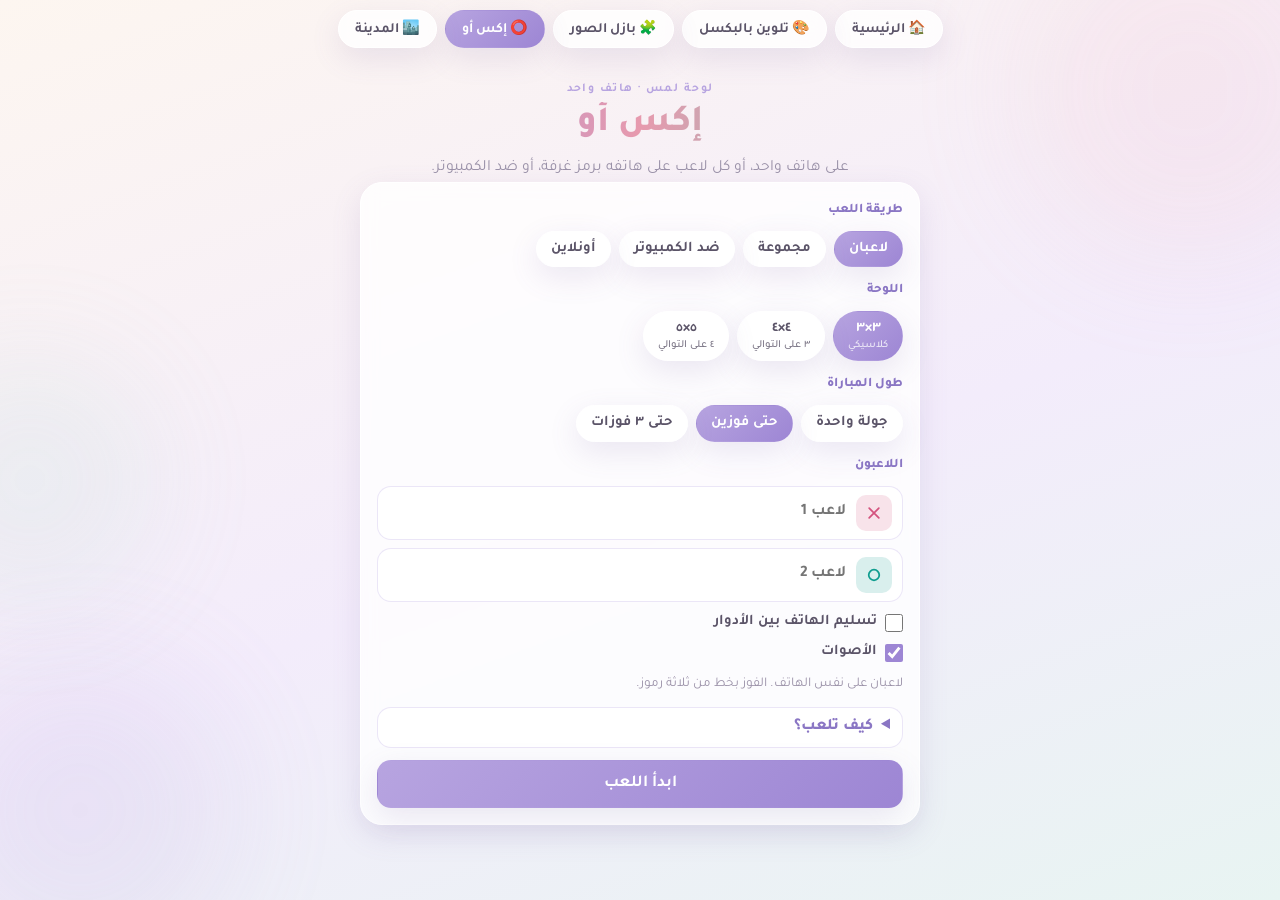
<file: xo.html>
<!DOCTYPE html>
<html lang="ar" dir="rtl">
<head>
  <meta charset="UTF-8" />
  <meta name="viewport" content="width=device-width, initial-scale=1.0, maximum-scale=1.0, user-scalable=no, viewport-fit=cover" />
  <meta name="apple-mobile-web-app-capable" content="yes" />
  <meta name="theme-color" content="#f3ecfb" />
  <meta name="description" content="إكس أو للهاتف — على جهاز واحد، أو أونلاين برمز غرفة، أو ضد الكمبيوتر" />
  <meta property="og:type" content="website" />
  <meta property="og:locale" content="ar_SA" />
  <meta property="og:site_name" content="عالم البكسل" />
  <meta property="og:title" content="إكس أو — عالم البكسل" />
  <meta property="og:description" content="لوحة لمس أنيقة. العب على هاتف واحد، أو أونلاين برمز غرفة، أو ضد الكمبيوتر." />
  <meta property="og:image" content="https://alialq93.github.io/Pixel-art-game/og-cover.png" />
  <meta property="og:image:width" content="1200" />
  <meta property="og:image:height" content="630" />
  <meta property="og:url" content="https://alialq93.github.io/Pixel-art-game/xo.html" />
  <meta name="twitter:card" content="summary_large_image" />
  <meta name="twitter:title" content="إكس أو — عالم البكسل" />
  <meta name="twitter:description" content="لوحة لمس أنيقة: هاتف واحد، أونلاين برمز غرفة، أو ضد الكمبيوتر." />
  <meta name="twitter:image" content="https://alialq93.github.io/Pixel-art-game/og-cover.png" />
  <title>إكس أو — عالم البكسل</title>
  <link rel="icon" href="favicon.svg" type="image/svg+xml" />
  <link rel="manifest" href="manifest.json" />
  <link rel="preconnect" href="https://fonts.googleapis.com" />
  <link rel="preconnect" href="https://fonts.gstatic.com" crossorigin />
  <link href="https://fonts.googleapis.com/css2?family=Tajawal:wght@400;500;700;800&display=swap" rel="stylesheet" />
  <link rel="stylesheet" href="style.css" />
</head>
<body class="xo-body">
  <div class="blob b1" aria-hidden="true"></div>
  <div class="blob b2" aria-hidden="true"></div>
  <div class="blob b3" aria-hidden="true"></div>

  <nav class="site-nav" aria-label="التنقل">
    <a href="index.html">🏠 الرئيسية</a>
    <a href="color.html">🎨 تلوين بالبكسل</a>
    <a href="puzzle-game.html">🧩 بازل الصور</a>
    <a href="xo.html" class="active">⭕ إكس أو</a>
    <a href="city.html">🏙️ المدينة</a>
  </nav>

  <main class="app xo-app">
    <section id="lobby">
      <header class="hero">
        <p class="eyebrow">لوحة لمس · هاتف واحد</p>
        <h1>إكس أو</h1>
        <p class="lead">على هاتف واحد، أو كل لاعب على هاتفه برمز غرفة، أو ضد الكمبيوتر.</p>
      </header>

      <div class="xo-panel" id="setup-panel">
        <p class="xo-label">طريقة اللعب</p>
        <div class="xo-chips" id="mode-chips">
          <button type="button" class="xo-chip on" data-mode="duo">لاعبان</button>
          <button type="button" class="xo-chip" data-mode="party">مجموعة</button>
          <button type="button" class="xo-chip" data-mode="ai">ضد الكمبيوتر</button>
          <button type="button" class="xo-chip" data-mode="online">أونلاين</button>
        </div>

        <div id="party-box" hidden>
          <p class="xo-label">عدد اللاعبين</p>
          <div class="xo-chips" id="count-chips">
            <button type="button" class="xo-chip on" data-count="3">٣ لاعبين</button>
            <button type="button" class="xo-chip" data-count="4">٤ لاعبين</button>
          </div>
        </div>

        <div id="ai-box" hidden>
          <p class="xo-label">مستوى الكمبيوتر</p>
          <div class="xo-chips" id="diff-chips">
            <button type="button" class="xo-chip" data-diff="easy">سهل</button>
            <button type="button" class="xo-chip on" data-diff="medium">متوسط</button>
            <button type="button" class="xo-chip" data-diff="hard">صعب</button>
          </div>
          <p class="xo-label">من يبدأ</p>
          <div class="xo-chips" id="first-chips">
            <button type="button" class="xo-chip on" data-first="human">أنت</button>
            <button type="button" class="xo-chip" data-first="ai">الكمبيوتر</button>
            <button type="button" class="xo-chip" data-first="random">عشوائي</button>
          </div>
        </div>

        <p class="xo-label">اللوحة</p>
        <div class="xo-chips" id="board-chips"></div>

        <p class="xo-label">طول المباراة</p>
        <div class="xo-chips" id="target-chips">
          <button type="button" class="xo-chip" data-target="1">جولة واحدة</button>
          <button type="button" class="xo-chip on" data-target="2">حتى فوزين</button>
          <button type="button" class="xo-chip" data-target="3">حتى ٣ فوزات</button>
        </div>

        <p class="xo-label" id="names-label">اللاعبون</p>
        <div class="xo-names" id="name-fields"></div>

        <div id="online-box" hidden>
          <p class="xo-hint">كل لاعب يفتح اللعبة على هاتفه. أنشئ غرفة وشارك الرمز، أو أدخل رمز صديقك.</p>
          <div class="xo-join-row">
            <input id="online-code" maxlength="5" inputmode="text" autocomplete="off" autocapitalize="characters" spellcheck="false" placeholder="الرمز" aria-label="رمز الغرفة" />
            <button type="button" class="btn" id="online-join">انضم</button>
          </div>
          <p class="xo-hint" id="online-status"></p>
          <button type="button" class="btn primary xo-start" id="online-create">إنشاء غرفة</button>
        </div>

        <label class="xo-check" id="handoff-row">
          <input type="checkbox" id="handoff-toggle" />
          تسليم الهاتف بين الأدوار
        </label>
        <label class="xo-check">
          <input type="checkbox" id="sound-toggle" checked />
          الأصوات
        </label>

        <p class="xo-hint" id="rule-hint"></p>

        <details class="xo-rules">
          <summary>كيف تلعب؟</summary>
          <ul>
            <li>اضغط خانة فارغة لوضع رمزك. كل لاعب له شكل ولون مختلفان.</li>
            <li>الفوز بخط مستقيم أفقي أو عمودي أو قطري بالطول المطلوب.</li>
            <li>في المجموعة مرّروا الهاتف لصاحب الدور. يمكن إظهار شاشة تسليم حتى لا تُضغط الخانة مرتين.</li>
            <li>على لوحة ٣×٣، المستوى الصعب يلعب بإتقان — أفضل نتيجة تعادل.</li>
            <li>أونلاين: أنشئ غرفة وشارك الرمز. صديقك يدخله من هاتفه وتلعبان معاً.</li>
            <li>التراجع يلغي آخر حركة، ومع الكمبيوتر يلغي حركتك وردّه معاً.</li>
          </ul>
        </details>

        <button type="button" class="btn primary xo-start" id="start-btn">ابدأ اللعب</button>
      </div>

      <div class="xo-panel" id="online-wait" hidden>
        <p class="xo-label">رمز الغرفة</p>
        <p class="xo-code" id="online-room-code"></p>
        <p class="xo-hint" id="online-wait-text">بانتظار اللاعب الآخر…</p>
        <button type="button" class="btn primary" id="online-share">مشاركة الرابط</button>
        <button type="button" class="btn" id="online-copy">نسخ الرمز</button>
        <button type="button" class="btn ghost" id="online-cancel">إلغاء</button>
      </div>
    </section>

    <section id="match" class="xo-match" hidden>
      <div class="xo-scores" id="scores" aria-label="النتائج"></div>
      <div class="xo-turn" id="turn" aria-live="polite">
        <div class="xo-turn-mark"></div>
        <div>
          <small>الدور الآن</small>
          <strong></strong>
        </div>
      </div>
      <div class="xo-meta">
        <span id="rule"></span>
        <span><span id="link-state"></span> <span id="moves">٠ حركة</span> · <span id="clock">0:00</span></span>
      </div>
      <div class="xo-board-frame" id="frame">
        <div class="xo-board" id="xo-grid" role="grid" aria-label="لوحة إكس أو"></div>
        <svg class="xo-winline" id="winline" aria-hidden="true"></svg>
      </div>
      <div class="xo-actions">
        <button type="button" class="btn" id="undo-btn">تراجع</button>
        <button type="button" class="btn" id="replay-btn">إعادة الجولة</button>
        <button type="button" class="btn" id="sound-btn">الصوت</button>
        <button type="button" class="btn ghost" id="lobby-btn">الإعدادات</button>
      </div>
    </section>
  </main>

  <div class="xo-overlay" id="handoff" hidden>
    <div class="xo-overlay-card" role="dialog" aria-labelledby="handoff-name">
      <p>مرّر الهاتف إلى</p>
      <div class="xo-overlay-mark" id="handoff-mark"></div>
      <h2 id="handoff-name"></h2>
      <p id="handoff-rule"></p>
      <div class="xo-overlay-actions">
        <button type="button" class="btn primary" id="handoff-go">أنا جاهز</button>
      </div>
    </div>
  </div>

  <div class="xo-overlay" id="modal" hidden>
    <div class="xo-overlay-card" role="dialog" aria-labelledby="modal-title">
      <div class="xo-confetti" id="confetti" aria-hidden="true"></div>
      <div class="xo-overlay-mark" id="modal-mark"></div>
      <h2 id="modal-title"></h2>
      <p id="modal-sub"></p>
      <p id="modal-scores"></p>
      <div class="xo-overlay-actions">
        <button type="button" class="btn primary" id="modal-next">الجولة التالية</button>
        <button type="button" class="btn" id="share-btn">مشاركة النتيجة</button>
        <button type="button" class="btn ghost" id="modal-lobby">الإعدادات</button>
      </div>
    </div>
  </div>

  <script src="play-data.js"></script>
  <script src="xo-net.js"></script>
  <script src="xo.js"></script>
  <script src="pwa-register.js"></script>
</body>
</html>
</file>
<file: style.css>
:root {
  --bg1: #fdf6f0;
  --bg2: #f3ecfb;
  --bg3: #e8f4f2;
  --card: #ffffffcc;
  --surface: #ffffffcc;
  --raised: #ffffff;
  --ink: #5b5468;
  --muted: #9a91a8;
  --line: rgba(183, 164, 224, 0.28);
  --accent: #b7a4e0;
  --accent2: #f2b8c6;
  --accent3: #a8d8cf;
  --accent4: #f7d9a8;
  --accent-dim: rgba(183, 164, 224, 0.18);
  --warm: #f7d9a8;
  --danger: #e79aae;
  --good: #7fc4b8;
  --shadow: 0 10px 30px rgba(120, 100, 160, 0.14);
  --radius: 16px;
  --font: "Tajawal", system-ui, sans-serif;
  --display: "Tajawal", system-ui, sans-serif;
}

*,
*::before,
*::after {
  box-sizing: border-box;
  margin: 0;
  padding: 0;
}

html,
body {
  min-height: 100%;
}

body {
  font-family: var(--font);
  color: var(--ink);
  background: linear-gradient(160deg, var(--bg1) 0%, var(--bg2) 55%, var(--bg3) 100%);
  overflow-x: hidden;
}

[hidden] {
  display: none !important;
}

/* ——— Floating blobs ——— */
.blob {
  position: fixed;
  border-radius: 50%;
  filter: blur(60px);
  opacity: 0.45;
  z-index: 0;
  pointer-events: none;
  animation: float 14s ease-in-out infinite;
}

.b1 {
  width: 340px;
  height: 340px;
  background: #f2b8c655;
  top: -80px;
  right: -80px;
}

.b2 {
  width: 300px;
  height: 300px;
  background: #b7a4e055;
  bottom: -60px;
  left: -70px;
  animation-delay: -5s;
}

.b3 {
  width: 240px;
  height: 240px;
  background: #a8d8cf55;
  top: 40%;
  left: -90px;
  animation-delay: -9s;
}

@keyframes float {
  0%, 100% { transform: translateY(0) scale(1); }
  50% { transform: translateY(-30px) scale(1.06); }
}

/* ——— Site nav ——— */
.site-nav {
  position: relative;
  z-index: 2;
  display: flex;
  align-items: center;
  justify-content: center;
  gap: 8px;
  flex-wrap: wrap;
  margin-bottom: 14px;
  animation: dropIn 0.7s cubic-bezier(0.2, 0.9, 0.3, 1.2) both;
}

.site-nav a {
  font: inherit;
  font-size: 0.88rem;
  font-weight: 700;
  color: var(--ink);
  text-decoration: none;
  padding: 8px 16px;
  border-radius: 999px;
  background: var(--card);
  backdrop-filter: blur(8px);
  border: 1px solid #fff;
  box-shadow: var(--shadow);
  transition: transform 0.2s, filter 0.2s;
}

.site-nav a:hover {
  transform: translateY(-2px);
  filter: brightness(1.03);
}

.site-nav a.active {
  background: linear-gradient(135deg, var(--accent), #9d86d4);
  color: #fff;
  border-color: transparent;
}

@keyframes dropIn {
  from { opacity: 0; transform: translateY(-24px); }
  to { opacity: 1; transform: none; }
}

.app {
  position: relative;
  z-index: 1;
  width: min(1180px, calc(100% - 20px));
  margin: 0 auto;
  padding: 20px 0 36px;
}

.screen {
  display: grid;
  gap: 18px;
}

/* ——— Setup ——— */
.hero {
  max-width: 34rem;
  animation: dropIn 0.7s 0.05s both;
}

.eyebrow {
  font-family: var(--display);
  letter-spacing: 0.12em;
  font-size: 0.75rem;
  font-weight: 700;
  color: var(--accent);
  margin-bottom: 6px;
}

.hero h1 {
  font-size: clamp(1.6rem, 3.5vw, 2.35rem);
  font-weight: 800;
  line-height: 1.2;
  background: linear-gradient(90deg, #a58fd8, #e79aae, #7fc4b8);
  -webkit-background-clip: text;
  background-clip: text;
  color: transparent;
}

.lead {
  margin-top: 8px;
  color: var(--muted);
  line-height: 1.7;
  font-size: 0.98rem;
}

.setup-layout {
  display: grid;
  grid-template-columns: 1.35fr 0.85fr;
  gap: 14px;
  align-items: start;
  animation: dropIn 0.7s 0.1s both;
}

.col-main,
.col-side {
  display: grid;
  gap: 12px;
}

.dropzone {
  min-height: 220px;
  display: grid;
  place-content: center;
  gap: 8px;
  text-align: center;
  padding: 28px 20px;
  border-radius: var(--radius);
  border: 2px dashed var(--line);
  background: var(--card);
  backdrop-filter: blur(8px);
  box-shadow: var(--shadow);
  cursor: pointer;
  transition: 0.15s ease;
}

.dropzone:hover,
.dropzone.dragover {
  border-color: var(--accent);
  background: #fff;
}

.drop-mark {
  width: 44px;
  height: 44px;
  margin: 0 auto 4px;
  border: 2px solid var(--muted);
  border-radius: 8px;
  position: relative;
}

.drop-mark::before,
.drop-mark::after {
  content: "";
  position: absolute;
  inset: 50% auto auto 50%;
  background: var(--accent);
  transform: translate(-50%, -50%);
}

.drop-mark::before {
  width: 18px;
  height: 2px;
}

.drop-mark::after {
  width: 2px;
  height: 18px;
}

.dropzone strong {
  font-size: 1rem;
}

.dropzone small {
  color: var(--muted);
}

.panel {
  background: var(--card);
  backdrop-filter: blur(8px);
  border: 1px solid #fff;
  border-radius: var(--radius);
  padding: 14px;
  display: grid;
  gap: 12px;
  box-shadow: var(--shadow);
}

.panel h2 {
  font-size: 0.92rem;
  font-weight: 700;
  color: var(--ink);
}

.presets,
.gallery-row {
  display: flex;
  flex-wrap: wrap;
  gap: 8px;
}

.chip {
  font: inherit;
  font-size: 0.82rem;
  font-weight: 600;
  color: var(--ink);
  background: #fff;
  border: 1px solid var(--line);
  border-radius: 999px;
  padding: 7px 12px;
  cursor: pointer;
  transition: 0.15s ease;
}

.chip:hover {
  border-color: var(--accent);
}

.chip.active {
  background: var(--accent-dim);
  border-color: var(--accent);
  color: #7a66b0;
}

.field {
  display: grid;
  gap: 7px;
}

.field-top {
  display: flex;
  justify-content: space-between;
  color: var(--muted);
  font-size: 0.86rem;
}

.field-top em {
  font-style: normal;
  color: #8a76c4;
  font-weight: 700;
}

.field input[type="range"] {
  width: 100%;
  accent-color: var(--accent);
}

.select {
  width: 100%;
  font: inherit;
  color: var(--ink);
  background: #fff;
  border: 1px solid var(--line);
  border-radius: 10px;
  padding: 9px 11px;
}

.toggles {
  display: grid;
  gap: 8px;
}

.switch {
  display: flex;
  align-items: center;
  gap: 8px;
  color: var(--muted);
  font-size: 0.88rem;
  cursor: pointer;
}

.switch.dense {
  font-size: 0.78rem;
  gap: 5px;
}

.switch input {
  accent-color: var(--accent);
  width: 15px;
  height: 15px;
}

.demo-thumb {
  width: 48px;
  height: 48px;
  border-radius: 10px;
  border: 1px solid var(--line);
  overflow: hidden;
  cursor: pointer;
  padding: 0;
  background: #fff;
  box-shadow: 0 3px 10px rgba(120, 100, 160, 0.1);
}

.demo-thumb canvas {
  width: 100%;
  height: 100%;
  image-rendering: pixelated;
  display: block;
}

.demo-thumb:hover,
.demo-thumb.active {
  border-color: var(--accent);
  box-shadow: 0 4px 14px rgba(183, 164, 224, 0.35);
}

.setup-actions {
  display: grid;
  gap: 8px;
}

.analyzing {
  color: #8a76c4;
  font-size: 0.85rem;
  text-align: center;
}

.btn {
  font: inherit;
  font-weight: 700;
  border: 1px solid var(--line);
  background: #fff;
  color: var(--ink);
  padding: 11px 14px;
  border-radius: 14px;
  cursor: pointer;
  box-shadow: var(--shadow);
  transition: transform 0.2s, filter 0.2s;
}

.btn:hover:not(:disabled) {
  transform: translateY(-2px);
  filter: brightness(1.03);
}

.btn:disabled {
  opacity: 0.4;
  cursor: not-allowed;
  box-shadow: none;
}

.btn.primary {
  background: linear-gradient(135deg, var(--accent), #9d86d4);
  border-color: transparent;
  color: #fff;
}

.btn.ghost {
  background: transparent;
  box-shadow: none;
  border-color: var(--line);
}

.btn.compact {
  padding: 8px 12px;
  font-size: 0.86rem;
}

.compare {
  display: grid;
  grid-template-columns: 1fr 1fr;
  gap: 10px;
}

.compare figure {
  background: var(--card);
  backdrop-filter: blur(8px);
  border: 1px solid #fff;
  border-radius: var(--radius);
  padding: 10px;
  display: grid;
  gap: 8px;
  box-shadow: var(--shadow);
}

.compare figure.result {
  border-color: rgba(183, 164, 224, 0.5);
}

.compare figcaption {
  display: flex;
  justify-content: space-between;
  color: var(--muted);
  font-size: 0.82rem;
}

.compare canvas {
  width: 100%;
  aspect-ratio: 1;
  image-rendering: pixelated;
  background: #fdf6f0;
  border-radius: 10px;
  border: 1px solid var(--line);
}

.fidelity {
  display: grid;
  grid-template-columns: auto 1fr;
  gap: 10px;
  background: var(--card);
  backdrop-filter: blur(8px);
  border: 1px solid #fff;
  border-radius: var(--radius);
  padding: 12px;
  align-items: center;
  box-shadow: var(--shadow);
}

.fidelity-score {
  display: grid;
  place-items: center;
  width: 88px;
  height: 88px;
  border-radius: 50%;
  border: 3px solid var(--accent);
  background: var(--accent-dim);
  text-align: center;
}

.fidelity-score strong {
  font-size: 1.35rem;
  color: #8a76c4;
  line-height: 1;
}

.fidelity-score span {
  font-size: 0.68rem;
  color: var(--muted);
  margin-top: 4px;
}

.fidelity ul {
  list-style: none;
  display: grid;
  gap: 8px;
}

.fidelity li {
  display: flex;
  justify-content: space-between;
  padding: 8px 10px;
  background: #fff;
  border-radius: 10px;
  font-size: 0.88rem;
  border: 1px solid rgba(183, 164, 224, 0.15);
}

.fidelity li span {
  color: var(--muted);
}

.fidelity li strong {
  color: #8a76c4;
}

/* ——— Workspace ——— */
.workspace {
  min-height: calc(100vh - 40px);
  gap: 10px;
}

.bar {
  display: grid;
  grid-template-columns: auto 1fr auto;
  gap: 12px;
  align-items: center;
  background: var(--card);
  backdrop-filter: blur(8px);
  border: 1px solid #fff;
  border-radius: var(--radius);
  padding: 8px 10px;
  position: sticky;
  top: 8px;
  z-index: 6;
  box-shadow: var(--shadow);
}

.bar-start,
.bar-end {
  display: flex;
  align-items: center;
  gap: 8px;
}

.bar-title strong {
  font-family: var(--display);
  display: block;
  font-size: 0.9rem;
  color: #8a76c4;
}

.bar-title small {
  color: var(--muted);
  font-size: 0.75rem;
}

.icon-btn {
  width: 36px;
  height: 36px;
  border-radius: 10px;
  border: 1px solid var(--line);
  background: #fff;
  color: var(--ink);
  font: inherit;
  cursor: pointer;
  transition: 0.15s ease;
}

.icon-btn:hover,
.icon-btn[aria-pressed="true"] {
  border-color: var(--accent);
  color: #8a76c4;
  background: var(--accent-dim);
}

.bar-meter {
  display: grid;
  gap: 5px;
}

.meter-bar {
  height: 7px;
  background: #fff;
  border-radius: 999px;
  overflow: hidden;
  border: 1px solid var(--line);
}

.meter-bar span {
  display: block;
  height: 100%;
  width: 0%;
  background: linear-gradient(90deg, #9d86d4, var(--accent), var(--accent3));
  transition: width 0.15s ease;
}

.meter-meta {
  display: flex;
  justify-content: space-between;
  font-size: 0.74rem;
  color: var(--muted);
}

.studio {
  display: grid;
  grid-template-columns: 64px minmax(0, 1fr) 240px;
  gap: 10px;
  min-height: 0;
  flex: 1;
}

.rail,
.colors {
  background: var(--card);
  backdrop-filter: blur(8px);
  border: 1px solid #fff;
  border-radius: var(--radius);
  padding: 8px;
  box-shadow: var(--shadow);
}

.rail {
  display: grid;
  gap: 12px;
  align-content: start;
}

.rail-block {
  display: grid;
  gap: 5px;
  justify-items: center;
}

.rail-block span {
  font-size: 0.65rem;
  color: var(--muted);
}

.tool {
  width: 40px;
  height: 40px;
  border-radius: 11px;
  border: 1px solid var(--line);
  background: #fff;
  color: var(--ink);
  font-size: 1rem;
  cursor: pointer;
  transition: 0.15s ease;
}

.tool:hover:not(:disabled),
.tool.active,
.tool[aria-pressed="true"] {
  border-color: var(--accent);
  color: #8a76c4;
  background: var(--accent-dim);
}

.tool:disabled {
  opacity: 0.35;
}

.tool.danger:hover:not(:disabled) {
  border-color: var(--danger);
  color: var(--danger);
  background: rgba(242, 184, 198, 0.2);
}

.stage {
  position: relative;
  min-height: 560px;
  background: #ffffff88;
  backdrop-filter: blur(8px);
  border: 1px solid #fff;
  border-radius: var(--radius);
  overflow: hidden;
  touch-action: none;
  box-shadow: var(--shadow);
}

#board,
.overlay-fx {
  position: absolute;
  inset: 0;
  width: 100%;
  height: 100%;
  display: block;
}

#board {
  cursor: crosshair;
}

.overlay-fx {
  pointer-events: none;
}

.ref-image {
  position: absolute;
  inset: 10px;
  width: calc(100% - 20px);
  height: calc(100% - 20px);
  object-fit: contain;
  opacity: 0.45;
  pointer-events: none;
  border-radius: 10px;
}

.wrong-flash {
  position: absolute;
  inset: 0;
  background: rgba(231, 154, 174, 0.18);
  pointer-events: none;
  animation: flash 0.22s ease;
}

.view-controls {
  position: absolute;
  z-index: 3;
  left: 10px;
  bottom: 10px;
  width: min(250px, calc(100% - 20px));
  display: grid;
  gap: 8px;
  padding: 8px;
  border-radius: 14px;
  background: var(--card);
  backdrop-filter: blur(8px);
  border: 1px solid #fff;
  box-shadow: var(--shadow);
  direction: ltr;
}

.vc-zoom {
  display: grid;
  grid-template-columns: 32px 1fr 32px auto;
  gap: 6px;
  align-items: center;
}

.vc-zoom input[type="range"] {
  width: 100%;
  accent-color: var(--accent);
}

#zoom-label {
  font-size: 0.72rem;
  color: #8a76c4;
  min-width: 3.5ch;
  text-align: center;
  font-weight: 700;
}

.vc-btn {
  width: 32px;
  height: 32px;
  border-radius: 8px;
  border: 1px solid var(--line);
  background: #fff;
  color: var(--ink);
  font: inherit;
  cursor: pointer;
  display: grid;
  place-items: center;
  transition: 0.15s ease;
}

.vc-btn:hover,
.vc-btn:active {
  border-color: var(--accent);
  color: #8a76c4;
}

.vc-btn.accent {
  color: #8a76c4;
  background: var(--accent-dim);
}

.vc-pad {
  display: grid;
  grid-template-columns: repeat(3, 32px);
  grid-template-rows: repeat(3, 32px);
  gap: 5px;
  justify-content: center;
}

.vc-pad #pan-up { grid-column: 2; grid-row: 1; }
.vc-pad #pan-left { grid-column: 1; grid-row: 2; }
.vc-pad #zoom-fit { grid-column: 2; grid-row: 2; }
.vc-pad #pan-right { grid-column: 3; grid-row: 2; }
.vc-pad #pan-down { grid-column: 2; grid-row: 3; }

.done-banner {
  position: absolute;
  inset: 0;
  display: grid;
  place-items: center;
  background: rgba(255, 250, 250, 0.55);
  backdrop-filter: blur(10px);
  z-index: 4;
}

.done-card {
  width: min(92%, 340px);
  background: #fff;
  border: 1px solid #fff;
  border-radius: 22px;
  padding: 28px 22px;
  text-align: center;
  display: grid;
  gap: 8px;
  box-shadow: 0 25px 70px rgba(120, 100, 160, 0.35);
  animation: zoomIn 0.5s cubic-bezier(0.2, 0.9, 0.3, 1.4) both;
}

@keyframes zoomIn {
  from { opacity: 0; transform: scale(0.85); }
  to { opacity: 1; transform: none; }
}

.done-card h2 {
  font-size: 1.45rem;
  font-weight: 800;
  color: #8a76c4;
}

.done-card p:not(.eyebrow) {
  color: var(--muted);
  margin-bottom: 6px;
}

.done-actions {
  display: flex;
  flex-wrap: wrap;
  gap: 8px;
  justify-content: center;
}

.colors {
  display: grid;
  grid-template-rows: auto 1fr;
  gap: 10px;
  max-height: calc(100vh - 110px);
}

.colors-head {
  display: flex;
  justify-content: space-between;
  align-items: center;
}

.colors-head h2 {
  font-size: 0.9rem;
}

.palette {
  display: grid;
  gap: 6px;
  overflow: auto;
}

.swatch {
  display: grid;
  grid-template-columns: 32px 1fr auto;
  gap: 8px;
  align-items: center;
  padding: 7px;
  border-radius: 10px;
  border: 1px solid var(--line);
  background: #fff;
  color: var(--ink);
  font: inherit;
  cursor: pointer;
  text-align: start;
  transition: 0.15s ease;
}

.swatch:hover,
.swatch.active {
  border-color: var(--accent);
}

.swatch.active {
  background: var(--accent-dim);
}

.swatch.done {
  opacity: 0.45;
}

.swatch .chip-color {
  width: 32px;
  height: 32px;
  border-radius: 7px;
  border: 1px solid rgba(0, 0, 0, 0.12);
}

.swatch .meta strong {
  display: block;
  font-size: 0.84rem;
}

.swatch .meta small {
  color: var(--muted);
  font-size: 0.7rem;
}

.swatch .left {
  color: #8a76c4;
  font-weight: 700;
  font-size: 0.8rem;
}

.toast {
  position: fixed;
  bottom: 20px;
  left: 50%;
  transform: translateX(-50%) translateY(8px);
  background: #fff;
  border: 1px solid #fff;
  color: var(--ink);
  padding: 9px 18px;
  border-radius: 999px;
  font-size: 0.88rem;
  font-weight: 600;
  z-index: 50;
  opacity: 0;
  transition: 0.2s ease;
  pointer-events: none;
  box-shadow: var(--shadow);
}

.toast.show {
  opacity: 1;
  transform: translateX(-50%) translateY(0);
}

@keyframes flash {
  from { opacity: 1; }
  to { opacity: 0; }
}

/* ——— Home landing ——— */
.landing {
  position: relative;
  z-index: 1;
  width: min(1020px, calc(100% - 24px));
  margin: 0 auto;
  padding: 24px 0 40px;
  display: grid;
  gap: 28px;
}

.landing-hero {
  text-align: center;
  animation: dropIn 0.7s cubic-bezier(0.2, 0.9, 0.3, 1.2) both;
}

.landing-hero h1 {
  font-size: clamp(2rem, 5vw, 2.8rem);
  font-weight: 800;
  background: linear-gradient(90deg, #a58fd8, #e79aae, #7fc4b8);
  -webkit-background-clip: text;
  background-clip: text;
  color: transparent;
  margin-top: 4px;
}

.landing-hero .lead {
  max-width: 28rem;
  margin: 10px auto 0;
}

.game-cards {
  display: grid;
  grid-template-columns: 1fr;
  gap: 16px;
  animation: dropIn 0.7s 0.12s both;
}

@media (min-width: 700px) {
  .game-cards {
    grid-template-columns: 1fr 1fr;
  }
}

.game-card {
  display: grid;
  gap: 10px;
  padding: 22px;
  background: var(--card);
  backdrop-filter: blur(8px);
  border: 1px solid #fff;
  border-radius: 20px;
  box-shadow: var(--shadow);
  text-decoration: none;
  color: inherit;
  transition: transform 0.25s cubic-bezier(0.2, 0.9, 0.3, 1.4), box-shadow 0.25s;
}

.game-card:hover {
  transform: translateY(-6px) scale(1.02);
  box-shadow: 0 18px 40px rgba(120, 100, 160, 0.22);
}

.game-card-icon {
  width: 80px;
  height: 80px;
  border-radius: 14px;
  overflow: hidden;
  border: 2px solid #fff;
  box-shadow: 0 4px 14px rgba(120, 100, 160, 0.15);
}

.game-card-icon canvas {
  display: block;
  width: 100%;
  height: 100%;
  image-rendering: pixelated;
}

.game-card h2 {
  font-size: 1.2rem;
  font-weight: 800;
  color: #8a76c4;
}

.game-card p {
  color: var(--muted);
  font-size: 0.92rem;
  line-height: 1.65;
}

.game-card-cta {
  font-size: 0.88rem;
  font-weight: 700;
  color: #8a76c4;
  margin-top: 4px;
}

.landing-footer {
  text-align: center;
  color: var(--muted);
  font-size: 0.78rem;
  animation: dropIn 0.7s 0.2s both;
}

/* ——— Home stats & daily ——— */
.home-stats {
  display: flex;
  flex-wrap: wrap;
  gap: 8px;
  justify-content: center;
  animation: dropIn 0.7s 0.08s both;
}

.stat-pill {
  background: var(--card);
  backdrop-filter: blur(8px);
  border: 1px solid #fff;
  border-radius: 14px;
  padding: 10px 16px;
  text-align: center;
  min-width: 72px;
  box-shadow: var(--shadow);
}

.stat-pill strong {
  display: block;
  font-size: 1.3rem;
  color: #8a76c4;
  line-height: 1;
}

.stat-pill span {
  font-size: 0.72rem;
  color: var(--muted);
}

.daily-card {
  display: block;
  text-decoration: none;
  color: inherit;
  animation: dropIn 0.7s 0.1s both;
}

.daily-card-inner {
  display: flex;
  align-items: center;
  gap: 12px;
  padding: 14px 16px;
  background: linear-gradient(135deg, rgba(247, 217, 168, 0.35), rgba(183, 164, 224, 0.25));
  border: 1px solid #fff;
  border-radius: 18px;
  box-shadow: var(--shadow);
  transition: transform 0.2s;
}

.daily-card:hover .daily-card-inner {
  transform: translateY(-3px);
}

.daily-card.daily-done .daily-card-inner {
  opacity: 0.75;
}

.daily-emoji {
  font-size: 1.8rem;
}

.daily-card strong {
  display: block;
  color: #8a76c4;
}

.daily-card p {
  font-size: 0.82rem;
  color: var(--muted);
  margin-top: 2px;
}

.daily-status {
  margin-right: auto;
  font-size: 0.78rem;
  font-weight: 700;
  color: #7fc4b8;
  white-space: nowrap;
}

.home-section {
  animation: dropIn 0.7s 0.15s both;
}

.section-title {
  font-size: 1rem;
  font-weight: 800;
  color: #8a76c4;
  margin-bottom: 10px;
  text-align: center;
}

.badge-row {
  display: flex;
  flex-wrap: wrap;
  gap: 8px;
  justify-content: center;
}

.badge {
  display: grid;
  place-items: center;
  gap: 4px;
  width: 72px;
  padding: 10px 6px;
  background: var(--card);
  border: 1px solid #fff;
  border-radius: 14px;
  box-shadow: var(--shadow);
  opacity: 0.45;
  filter: grayscale(0.6);
  transition: 0.2s;
}

.badge.unlocked {
  opacity: 1;
  filter: none;
}

.badge span {
  font-size: 1.4rem;
}

.badge small {
  font-size: 0.62rem;
  color: var(--muted);
  text-align: center;
  line-height: 1.2;
}

.gallery-grid {
  display: grid;
  grid-template-columns: repeat(auto-fill, minmax(100px, 1fr));
  gap: 10px;
}

.gallery-empty {
  text-align: center;
  color: var(--muted);
  font-size: 0.9rem;
  padding: 20px;
  grid-column: 1 / -1;
}

.gallery-item {
  background: var(--card);
  border: 1px solid #fff;
  border-radius: 12px;
  overflow: hidden;
  box-shadow: var(--shadow);
}

.gallery-item img {
  width: 100%;
  aspect-ratio: 1;
  object-fit: cover;
  image-rendering: pixelated;
  display: block;
}

.gallery-item figcaption {
  font-size: 0.72rem;
  padding: 6px 8px;
  color: var(--muted);
  text-align: center;
  white-space: nowrap;
  overflow: hidden;
  text-overflow: ellipsis;
}

/* ——— Tutorial ——— */
.tutorial-overlay {
  position: fixed;
  inset: 0;
  z-index: 100;
  display: grid;
  place-items: center;
  padding: 20px;
  background: rgba(255, 250, 250, 0.6);
  backdrop-filter: blur(8px);
  opacity: 0;
  transition: opacity 0.3s;
}

.tutorial-overlay.show {
  opacity: 1;
}

.tutorial-card {
  width: min(420px, 100%);
  max-height: 90vh;
  overflow: auto;
  background: #fff;
  border-radius: 22px;
  padding: 24px;
  box-shadow: 0 25px 70px rgba(120, 100, 160, 0.35);
  display: grid;
  gap: 12px;
  text-align: center;
}

.tutorial-card h2 {
  color: #8a76c4;
  font-size: 1.35rem;
}

.tutorial-steps {
  display: grid;
  gap: 10px;
  text-align: start;
}

.tutorial-step {
  display: flex;
  gap: 12px;
  align-items: flex-start;
  padding: 10px 12px;
  background: #fdf6f0;
  border-radius: 12px;
}

.tutorial-icon {
  font-size: 1.4rem;
  flex-shrink: 0;
}

.tutorial-step strong {
  display: block;
  font-size: 0.9rem;
  color: #8a76c4;
}

.tutorial-step p {
  font-size: 0.82rem;
  color: var(--muted);
  line-height: 1.55;
  margin-top: 2px;
}

.tutorial-skip {
  font: inherit;
  font-size: 0.78rem;
  color: var(--muted);
  background: none;
  border: none;
  cursor: pointer;
  text-decoration: underline;
}

.help-link {
  margin-top: 10px;
  font-size: 0.85rem;
  padding: 8px 14px;
}

.daily-banner {
  display: flex;
  align-items: center;
  gap: 10px;
  padding: 12px 14px;
  background: linear-gradient(135deg, rgba(247, 217, 168, 0.4), rgba(183, 164, 224, 0.2));
  border: 1px solid #fff;
  border-radius: 14px;
  box-shadow: var(--shadow);
  animation: dropIn 0.5s both;
}

.daily-banner span {
  font-size: 1.5rem;
}

.daily-banner strong {
  display: block;
  color: #8a76c4;
}

.daily-banner small {
  color: var(--muted);
  font-size: 0.78rem;
}

@media (max-width: 980px) {
  .setup-layout,
  .studio,
  .compare,
  .fidelity {
    grid-template-columns: 1fr;
  }

  .bar {
    grid-template-columns: 1fr;
  }

  .rail {
    display: flex;
    flex-wrap: wrap;
    gap: 8px;
  }

  .rail-block {
    display: flex;
    flex-wrap: wrap;
    align-items: center;
    gap: 5px;
  }

  .stage {
    min-height: 58vh;
  }

  .colors {
    max-height: none;
  }

  .palette {
    grid-template-columns: repeat(auto-fill, minmax(140px, 1fr));
  }
}

@media (max-width: 560px) {
  .view-controls {
    width: calc(100% - 16px);
    left: 8px;
    bottom: 8px;
  }
}

/* ——— Mobile play mode ——— */
.mobile-only {
  display: none;
}

body.in-workspace {
  overflow: hidden;
}

body.in-workspace .site-nav {
  display: none;
}

body.in-workspace .app {
  width: 100%;
  padding: 0;
  max-width: none;
}

body.in-workspace-fullscreen {
  overflow: hidden;
}

body.in-workspace-fullscreen .blob {
  display: none;
}

.colors-head-end {
  display: flex;
  align-items: center;
  gap: 8px;
}

.colors-close {
  width: 32px;
  height: 32px;
  border-radius: 8px;
  border: 1px solid var(--line);
  background: #fff;
  color: var(--muted);
  font: inherit;
  cursor: pointer;
}

.mobile-dock,
.colors-backdrop {
  display: none;
}

@media (max-width: 768px) {
  .mobile-only {
    display: grid;
    place-items: center;
  }

  .mobile-dock {
    display: flex;
    position: fixed;
    z-index: 30;
    left: 50%;
    bottom: calc(10px + env(safe-area-inset-bottom, 0px));
    transform: translateX(-50%);
    gap: 6px;
    padding: 8px 10px;
    background: var(--card);
    backdrop-filter: blur(10px);
    border: 1px solid #fff;
    border-radius: 999px;
    box-shadow: 0 12px 36px rgba(120, 100, 160, 0.28);
  }

  .mob-btn {
    width: 44px;
    height: 44px;
    border-radius: 50%;
    border: 1px solid var(--line);
    background: #fff;
    color: var(--ink);
    font-size: 1.05rem;
    cursor: pointer;
    flex-shrink: 0;
  }

  .mob-btn.active,
  .mob-btn[aria-pressed="true"] {
    border-color: var(--accent);
    color: #8a76c4;
    background: var(--accent-dim);
  }

  .mob-btn.mob-accent {
    background: linear-gradient(135deg, var(--accent), #9d86d4);
    color: #fff;
    border-color: transparent;
  }

  .mob-btn:disabled {
    opacity: 0.35;
  }

  body.in-workspace .workspace {
    min-height: 100dvh;
    min-height: 100vh;
    gap: 0;
    padding: env(safe-area-inset-top, 0px) env(safe-area-inset-right, 0px) 0
      env(safe-area-inset-left, 0px);
  }

  body.in-workspace .bar {
    border-radius: 0;
    top: 0;
    padding: 6px 8px;
  }

  body.in-workspace .bar-title strong {
    font-size: 0.82rem;
  }

  body.in-workspace .bar-end .btn.compact {
    display: none;
  }

  body.in-workspace .studio {
    grid-template-columns: 1fr;
    grid-template-rows: 1fr;
    min-height: 0;
    height: calc(100dvh - 56px);
    height: calc(100vh - 56px);
  }

  body.in-workspace .rail {
    display: none;
  }

  body.in-workspace .colors {
    position: fixed;
    z-index: 40;
    left: 0;
    right: 0;
    bottom: 0;
    max-height: min(62vh, 420px);
    border-radius: 18px 18px 0 0;
    transform: translateY(110%);
    transition: transform 0.28s cubic-bezier(0.2, 0.9, 0.3, 1.2);
    box-shadow: 0 -12px 40px rgba(120, 100, 160, 0.22);
  }

  body.in-workspace .colors.drawer-open {
    transform: translateY(0);
  }

  body.in-workspace .colors-backdrop {
    display: block;
    position: fixed;
    inset: 0;
    z-index: 35;
    background: rgba(91, 84, 104, 0.25);
    backdrop-filter: blur(2px);
  }

  body.in-workspace .colors-backdrop[hidden] {
    display: none;
  }

  body.in-workspace .stage {
    min-height: 0;
    border-radius: 0;
    border-left: none;
    border-right: none;
  }

  body.in-workspace .view-controls {
    bottom: calc(72px + env(safe-area-inset-bottom, 0px));
    width: min(220px, calc(100% - 20px));
    padding: 6px;
  }

  body.in-workspace .vc-pad {
    display: none;
  }

  body.in-workspace .palette {
    grid-template-columns: 1fr;
    max-height: calc(min(62vh, 420px) - 56px);
  }

  body.in-workspace-fullscreen .workspace {
    position: fixed;
    inset: 0;
    z-index: 200;
    background: linear-gradient(160deg, var(--bg1) 0%, var(--bg2) 55%, var(--bg3) 100%);
  }

  body.in-workspace-fullscreen .studio {
    height: calc(100dvh - 52px);
    height: calc(100vh - 52px);
  }

  body.in-workspace-fullscreen .bar {
    padding-top: calc(6px + env(safe-area-inset-top, 0px));
  }

  /* إعداد — إعدادات مبسّطة */
  .setup-layout {
    gap: 10px;
  }

  .hero h1 {
    font-size: 1.55rem;
  }

  .compare {
    grid-template-columns: 1fr;
  }

  .fidelity {
    grid-template-columns: 1fr;
    text-align: center;
  }

  .fidelity-score {
    margin: 0 auto;
  }
}

/* ——— XO ——— */
.xo-body {
  min-height: 100dvh;
  padding-top: env(safe-area-inset-top, 0px);
}

.xo-app {
  width: min(560px, calc(100% - 20px));
  padding-bottom: calc(28px + env(safe-area-inset-bottom, 0px));
}

.xo-app .hero {
  text-align: center;
  max-width: none;
  margin-inline: auto;
}

.xo-app .lead {
  max-width: 28rem;
  margin-inline: auto;
}

.xo-panel,
.xo-match {
  display: grid;
  gap: 12px;
}

.xo-panel {
  background: var(--card);
  backdrop-filter: blur(8px);
  border: 1px solid #fff;
  border-radius: 22px;
  padding: 16px;
  box-shadow: var(--shadow);
}

.xo-label {
  font-size: 0.82rem;
  font-weight: 800;
  color: #8a76c4;
  margin-top: 4px;
}

.xo-chips {
  display: flex;
  flex-wrap: wrap;
  gap: 8px;
}

.xo-chip {
  font: inherit;
  font-weight: 700;
  font-size: 0.92rem;
  color: var(--ink);
  background: #fff;
  border: 1px solid #fff;
  border-radius: 999px;
  padding: 8px 14px;
  cursor: pointer;
  box-shadow: var(--shadow);
  text-align: center;
  line-height: 1.25;
}

.xo-chip small {
  display: block;
  font-size: 0.68rem;
  font-weight: 500;
  opacity: 0.8;
}

.xo-chip.on {
  background: linear-gradient(135deg, var(--accent), #9d86d4);
  color: #fff;
  border-color: transparent;
}

.xo-names {
  display: grid;
  gap: 8px;
}

.xo-name {
  display: flex;
  align-items: center;
  gap: 10px;
  background: #fff;
  border-radius: 14px;
  padding: 6px 10px;
  border: 1px solid var(--line);
}

.xo-swatch {
  width: 36px;
  height: 36px;
  flex: 0 0 auto;
  display: grid;
  place-items: center;
  border-radius: 10px;
  background: color-mix(in srgb, var(--p) 16%, #fff);
  color: var(--p);
}

.xo-swatch .mark {
  width: 22px;
  height: 22px;
}

.xo-name input {
  font: inherit;
  font-size: 16px;
  font-weight: 700;
  color: var(--ink);
  border: 0;
  background: transparent;
  width: 100%;
  outline: none;
  min-height: 40px;
}

.xo-static-name {
  font-weight: 800;
}

.xo-check {
  display: flex;
  align-items: center;
  gap: 8px;
  font-weight: 700;
  font-size: 0.92rem;
}

.xo-check input {
  width: 18px;
  height: 18px;
  accent-color: #9d86d4;
}

.xo-hint {
  color: var(--muted);
  font-size: 0.84rem;
  line-height: 1.6;
}

.xo-rules {
  background: #fff;
  border-radius: 14px;
  padding: 10px 12px;
  border: 1px solid var(--line);
}

.xo-rules summary {
  cursor: pointer;
  font-weight: 800;
  color: #8a76c4;
}

.xo-rules ul {
  margin: 8px 18px 0 0;
  color: var(--muted);
  font-size: 0.86rem;
  line-height: 1.7;
}

.xo-start {
  width: 100%;
  min-height: 48px;
  font-size: 1.05rem;
}

.xo-scores {
  display: flex;
  gap: 8px;
  overflow-x: auto;
  scrollbar-width: none;
}

.xo-scores::-webkit-scrollbar {
  display: none;
}

.xo-score {
  flex: 1 0 0;
  min-width: 78px;
  background: #fff;
  border-radius: 16px;
  padding: 8px 10px;
  text-align: center;
  box-shadow: var(--shadow);
  border: 1px solid #fff;
  color: var(--p);
}

.xo-score .mark {
  width: 22px;
  height: 22px;
  margin: 0 auto 2px;
}

.xo-score strong {
  display: block;
  max-width: 100%;
  overflow: hidden;
  text-overflow: ellipsis;
  white-space: nowrap;
  font-size: 0.78rem;
  color: var(--ink);
}

.xo-score em {
  font-style: normal;
  font-weight: 800;
  font-size: 1.15rem;
  font-variant-numeric: tabular-nums;
}

.xo-score.on {
  box-shadow: 0 0 0 2px var(--p), var(--shadow);
}

.xo-turn {
  display: flex;
  align-items: center;
  gap: 12px;
  padding: 12px 14px;
  border-radius: 18px;
  background: #fff;
  box-shadow: var(--shadow);
  border-inline-start: 6px solid var(--p, var(--accent));
  min-height: 72px;
}

.xo-turn.swap {
  animation: xo-swap 0.35s ease;
}

@keyframes xo-swap {
  from { transform: translateY(8px); opacity: 0.35; }
  to { transform: none; opacity: 1; }
}

.xo-turn-mark {
  width: 46px;
  height: 46px;
  flex: 0 0 auto;
  display: grid;
  place-items: center;
  border-radius: 14px;
  background: color-mix(in srgb, var(--p) 16%, #fff);
  color: var(--p);
}

.xo-turn-mark .mark {
  width: 28px;
  height: 28px;
}

.xo-turn small {
  color: var(--muted);
  font-size: 0.75rem;
}

.xo-turn strong {
  display: block;
  font-size: 1.15rem;
  line-height: 1.2;
  max-width: 240px;
  overflow: hidden;
  text-overflow: ellipsis;
  white-space: nowrap;
}

.xo-body .site-nav {
  padding: 10px 10px 0;
}

.xo-draw-mark {
  font-size: 2.5rem;
  font-weight: 800;
  line-height: 1;
  color: #8a76c4;
}

.xo-meta {
  display: flex;
  justify-content: space-between;
  gap: 8px;
  color: var(--muted);
  font-size: 0.8rem;
  font-weight: 700;
  padding-inline: 4px;
}

.xo-board-frame {
  position: relative;
  width: min(100%, 460px);
  margin: 0 auto;
  touch-action: manipulation;
  user-select: none;
  -webkit-user-select: none;
}

.xo-board {
  width: 100%;
  aspect-ratio: 1;
  display: grid;
  gap: 8px;
  padding: 10px;
  border-radius: 28px;
  background: rgba(255, 255, 255, 0.55);
  border: 1px solid #fff;
  box-shadow: var(--shadow);
  backdrop-filter: blur(8px);
  direction: ltr;
}

.xo-board[data-size="5"],
.xo-board[data-size="6"] {
  gap: 6px;
  padding: 8px;
  border-radius: 22px;
}

.xo-cell {
  appearance: none;
  border: 0;
  margin: 0;
  padding: 0;
  background: #fff;
  border-radius: 18px;
  box-shadow: 0 3px 0 rgba(120, 100, 160, 0.08);
  display: grid;
  place-items: center;
  cursor: pointer;
  color: var(--ink);
  touch-action: manipulation;
  -webkit-tap-highlight-color: transparent;
  transition: transform 0.12s ease, background 0.12s ease;
}

.xo-board[data-size="5"] .xo-cell,
.xo-board[data-size="6"] .xo-cell {
  border-radius: 12px;
}

.xo-cell:active {
  transform: scale(0.96);
}

.xo-cell.last {
  box-shadow: inset 0 0 0 3px color-mix(in srgb, currentColor 55%, transparent);
}

.xo-cell.win {
  background: color-mix(in srgb, currentColor 18%, #fff);
  animation: xo-pop 0.4s ease;
}

.xo-cell.shake {
  animation: xo-shake 0.28s ease;
}

.xo-cell:focus-visible {
  outline: 3px solid #b7a4e0;
  outline-offset: 2px;
}

@keyframes xo-pop {
  50% { transform: scale(1.05); }
}

@keyframes xo-shake {
  25% { transform: translateX(-3px); }
  75% { transform: translateX(3px); }
}

.mark {
  width: 58%;
  height: 58%;
  display: block;
  overflow: visible;
}

.mark path,
.mark circle,
.mark rect {
  fill: none;
  stroke: currentColor;
  stroke-width: 8;
  stroke-linecap: round;
  stroke-linejoin: round;
  stroke-dasharray: 280;
  stroke-dashoffset: 280;
  animation: xo-draw 0.38s ease forwards;
}

@keyframes xo-draw {
  to { stroke-dashoffset: 0; }
}

.xo-winline {
  position: absolute;
  inset: 0;
  width: 100%;
  height: 100%;
  pointer-events: none;
  overflow: visible;
}

.xo-winline line {
  stroke: var(--p, #5b5468);
  stroke-width: 7;
  stroke-linecap: round;
  stroke-dasharray: 900;
  stroke-dashoffset: 900;
  animation: xo-draw 0.45s 0.05s ease forwards;
  filter: drop-shadow(0 2px 0 rgba(255, 255, 255, 0.8));
}

.xo-actions {
  display: grid;
  grid-template-columns: 1fr 1fr;
  gap: 8px;
}

.xo-actions .btn {
  min-height: 46px;
}

.xo-overlay {
  position: fixed;
  inset: 0;
  z-index: 40;
  display: grid;
  place-items: center;
  padding: 20px;
  padding-bottom: calc(20px + env(safe-area-inset-bottom, 0px));
  background: rgba(243, 236, 251, 0.9);
  backdrop-filter: blur(8px);
}

.xo-overlay-card {
  position: relative;
  width: min(100%, 380px);
  background: #fff;
  border-radius: 24px;
  padding: 22px 18px 18px;
  box-shadow: 0 18px 50px rgba(120, 100, 160, 0.2);
  text-align: center;
  display: grid;
  gap: 8px;
  justify-items: center;
  overflow: hidden;
}

.xo-overlay-card h2 {
  font-size: 1.55rem;
  color: #6d5cae;
}

.xo-overlay-card p {
  color: var(--muted);
  line-height: 1.6;
}

#modal-scores {
  display: flex;
  flex-wrap: wrap;
  gap: 8px;
  justify-content: center;
}

.xo-mini {
  display: inline-flex;
  align-items: center;
  gap: 6px;
  background: #f6f1fb;
  color: var(--ink);
  border-radius: 999px;
  padding: 4px 10px;
  font-weight: 800;
  font-size: 0.86rem;
}

.xo-mini b {
  color: #8a76c4;
  font-variant-numeric: tabular-nums;
}

.xo-overlay-mark {
  width: 84px;
  height: 84px;
  display: grid;
  place-items: center;
  border-radius: 22px;
  background: color-mix(in srgb, var(--p, var(--accent)) 16%, #fff);
  color: var(--p, #8a76c4);
}

.xo-overlay-mark .mark {
  width: 52px;
  height: 52px;
}

.xo-overlay-actions {
  display: grid;
  gap: 8px;
  width: 100%;
  margin-top: 8px;
}

.xo-confetti {
  position: absolute;
  inset: 0;
  overflow: hidden;
  pointer-events: none;
}

.xo-confetti i {
  position: absolute;
  top: -12px;
  width: 8px;
  height: 12px;
  border-radius: 2px;
  animation: xo-fall 1.15s ease-in forwards;
}

@keyframes xo-fall {
  to {
    transform: translateY(320px) rotate(240deg);
    opacity: 0;
  }
}

.xo-dots::after {
  content: "";
  animation: xo-dots 1s steps(3, end) infinite;
}

@keyframes xo-dots {
  0% { content: ""; }
  33% { content: "."; }
  66% { content: ".."; }
  100% { content: "..."; }
}

@media (prefers-reduced-motion: reduce) {
  .mark path,
  .mark circle,
  .mark rect,
  .xo-winline line,
  .xo-cell.win,
  .xo-turn.swap,
  .xo-confetti i {
    animation: none;
  }

  .mark path,
  .mark circle,
  .mark rect,
  .xo-winline line {
    stroke-dashoffset: 0;
  }
}

.xo-join-row {
  display: flex;
  gap: 8px;
}

.xo-join-row input {
  flex: 1;
  min-width: 0;
  font: inherit;
  font-size: 16px;
  font-weight: 800;
  letter-spacing: 0.18em;
  text-transform: uppercase;
  text-align: center;
  direction: ltr;
  color: var(--ink);
  border: 1px solid var(--line);
  border-radius: 14px;
  padding: 10px 12px;
  background: #fff;
}

.xo-code {
  margin: 0;
  font-size: 2.1rem;
  font-weight: 800;
  letter-spacing: 0.28em;
  text-align: center;
  direction: ltr;
  color: #6d5cae;
}

#link-state:empty {
  display: none;
}

.city-body .site-nav { padding: 10px 10px 0; }
.city-app { width: min(860px, calc(100% - 16px)); }
.city-app .lead { max-width: 34rem; margin-inline: auto; }
.city-seats { display: grid; gap: 8px; }
.city-seat {
  display: grid;
  grid-template-columns: auto 1fr auto;
  gap: 8px;
  align-items: center;
  background: #fff;
  border: 1px solid var(--line);
  border-radius: 14px;
  padding: 6px;
}
.city-seat input {
  font: inherit;
  font-weight: 700;
  border: 0;
  background: transparent;
  color: var(--ink);
  min-width: 0;
  padding: 6px;
}
.city-swatch, .city-side i {
  width: 28px;
  height: 28px;
  border-radius: 50%;
  display: block;
}
.city-start {
  font: inherit;
  font-weight: 800;
  font-size: 1.05rem;
  color: #fff;
  border: 0;
  border-radius: 999px;
  padding: 12px 18px;
  cursor: pointer;
  background: linear-gradient(135deg, #d4537e, #7a5eb6);
  box-shadow: var(--shadow);
}
.city-hint { margin: 8px 0 0; color: var(--muted); font-weight: 700; font-size: 0.88rem; }
.city-help { color: var(--ink); font-size: 0.92rem; }
.city-help summary { cursor: pointer; font-weight: 800; color: #8a76c4; }
.city-help ul { margin: 8px 0 0; padding-inline-start: 1.1rem; }
.city-top { display: flex; justify-content: space-between; align-items: center; gap: 8px; }
.city-status { margin: 0; font-weight: 800; color: #6d5cae; }
.city-quit {
  font: inherit;
  font-weight: 700;
  border: 0;
  background: #fff;
  color: var(--muted);
  border-radius: 999px;
  padding: 6px 12px;
  cursor: pointer;
}
.city-board {
  display: grid;
  grid-template-columns: repeat(6, minmax(0, 1fr));
  grid-template-rows: repeat(6, minmax(48px, 1fr));
  gap: 3px;
  width: min(640px, 100%);
  aspect-ratio: 1;
  margin: 8px auto;
  position: relative;
}
.city-cell {
  position: relative;
  min-width: 0;
  border-radius: 8px;
  border: 1px solid rgba(255, 255, 255, 0.9);
  box-shadow: inset 0 -4px 0 var(--owner, transparent);
  padding: 10px 2px 2px;
  display: flex;
  flex-direction: column;
  align-items: center;
  justify-content: center;
  text-align: center;
  line-height: 1.15;
}
.city-cell b { font-size: 0.62rem; font-weight: 800; color: #4d465c; }
.city-cell small { font-size: 0.62rem; font-weight: 700; color: #6d5cae; }
.city-cell em { font-style: normal; font-size: 0.55rem; font-weight: 800; color: #8a4b63; }
.city-cell.is-mort { opacity: 0.55; }
.city-token {
  position: absolute;
  top: 3px;
  width: 11px;
  height: 11px;
  border-radius: 50%;
  border: 1px solid #fff;
  box-shadow: 0 1px 0 rgba(0, 0, 0, 0.18);
  z-index: 2;
}
.city-movers {
  position: absolute;
  inset: 0;
  z-index: 5;
  pointer-events: none;
}
.city-mover {
  position: absolute;
  width: 14px;
  height: 14px;
  border-radius: 50%;
  border: 2px solid #fff;
  box-shadow: 0 2px 0 rgba(60, 40, 80, 0.28);
  transition: left 0.2s cubic-bezier(.25, .8, .25, 1), top 0.2s cubic-bezier(.25, .8, .25, 1);
}
.city-mover.is-instant { transition: none; }
.city-mover.is-hop { animation: mover-hop 0.2s ease-out; }
@keyframes mover-hop {
  0% { transform: translateY(0) scale(1); }
  45% { transform: translateY(-11px) scale(1.06); }
  100% { transform: translateY(0) scale(1); }
}
.city-token.is-hop { animation: token-hop 0.2s ease-out; z-index: 4; }
.city-cell.is-hot { z-index: 1; animation: cell-land 0.22s ease-out; }
.city-cell.is-pay { box-shadow: inset 0 0 0 2px #c4922e, inset 0 -4px 0 var(--owner, transparent); }
.city-cell.is-jail { box-shadow: inset 0 0 0 2px #d4537e, inset 0 -4px 0 var(--owner, transparent); }
@keyframes token-hop {
  0% { transform: translateY(5px) scale(0.8); }
  40% { transform: translateY(-9px) scale(1.2); }
  100% { transform: translateY(0) scale(1); }
}
@keyframes cell-land {
  0% { filter: brightness(1.25); }
  100% { filter: brightness(1); }
}
.city-center {
  grid-column: 2 / 6;
  grid-row: 2 / 6;
  display: flex;
  flex-direction: column;
  align-items: center;
  justify-content: center;
  gap: 6px;
  background: rgba(255, 255, 255, 0.72);
  border-radius: 16px;
  text-align: center;
}
.city-center p { margin: 0; font-weight: 800; color: #6d5cae; }
.city-center small { color: var(--muted); font-weight: 700; }
.city-tools { display: flex; gap: 6px; }
.city-quit[aria-pressed="false"] { opacity: 0.55; }
.city-dice { display: flex; gap: 10px; perspective: 280px; }
.city-roll-note { margin: 0; font-weight: 800; color: #8a76c4; min-height: 1.1em; }
.die {
  width: 48px;
  height: 48px;
  display: grid;
  grid-template-columns: repeat(3, 1fr);
  grid-template-rows: repeat(3, 1fr);
  padding: 6px;
  border-radius: 12px;
  background: linear-gradient(160deg, #fff 0%, #f6f1ea 100%);
  border: 1px solid #efe6f4;
  box-shadow: 0 5px 0 #e6d9ee, 0 8px 16px rgba(90, 60, 110, 0.14);
}
.die i {
  width: 8px;
  height: 8px;
  margin: auto;
  border-radius: 50%;
  background: #3d3552;
  opacity: 0;
}
.die[data-face="1"] i:nth-child(5),
.die[data-face="2"] i:nth-child(1),
.die[data-face="2"] i:nth-child(9),
.die[data-face="3"] i:nth-child(1),
.die[data-face="3"] i:nth-child(5),
.die[data-face="3"] i:nth-child(9),
.die[data-face="4"] i:nth-child(1),
.die[data-face="4"] i:nth-child(3),
.die[data-face="4"] i:nth-child(7),
.die[data-face="4"] i:nth-child(9),
.die[data-face="5"] i:nth-child(1),
.die[data-face="5"] i:nth-child(3),
.die[data-face="5"] i:nth-child(5),
.die[data-face="5"] i:nth-child(7),
.die[data-face="5"] i:nth-child(9),
.die[data-face="6"] i:nth-child(1),
.die[data-face="6"] i:nth-child(3),
.die[data-face="6"] i:nth-child(4),
.die[data-face="6"] i:nth-child(6),
.die[data-face="6"] i:nth-child(7),
.die[data-face="6"] i:nth-child(9) { opacity: 1; }
.die.is-rolling { animation: die-tumble 0.09s linear; }
.die.is-double { box-shadow: 0 0 0 3px #e7c56d, 0 5px 0 #e6d9ee; }
@keyframes die-tumble {
  0% { transform: rotateX(0deg) rotateZ(-16deg) translateY(0); }
  50% { transform: rotateX(70deg) rotateZ(14deg) translateY(-8px); }
  100% { transform: rotateX(0deg) rotateZ(-4deg) translateY(0); }
}
.city-players { display: grid; grid-template-columns: 1fr 1fr; gap: 8px; }
.city-side {
  display: flex;
  gap: 8px;
  align-items: center;
  background: #fff;
  border-radius: 14px;
  padding: 8px;
  border: 1px solid transparent;
}
.city-side.is-actor { border-color: #c3b0e6; }
.city-side.is-out { opacity: 0.45; }
.city-side strong, .city-side small { display: block; }
.city-side small { color: var(--muted); font-weight: 700; }
.city-actions, .city-auction, .city-trade { display: flex; flex-wrap: wrap; gap: 8px; margin-top: 10px; }
.city-auction, .city-trade { display: grid; }
.city-auction p, .city-trade p, .city-offer { margin: 0; font-weight: 800; color: var(--ink); }
.city-stepper { display: flex; align-items: center; gap: 10px; }
.city-stepper button, .city-trade input {
  font: inherit;
  font-weight: 800;
  border: 1px solid var(--line);
  background: #fff;
  border-radius: 12px;
  min-width: 44px;
  min-height: 40px;
}
.city-trade label { display: grid; gap: 4px; font-weight: 700; color: #8a76c4; font-size: 0.85rem; }
.city-log {
  margin: 12px 0 24px;
  padding: 0 18px 0 0;
  color: var(--muted);
  font-weight: 700;
  font-size: 0.88rem;
}
.city-error { min-height: 1.2em; margin: 8px 0 0; color: #b45470; font-weight: 800; }
.city-error:empty { display: none; }
.city-end {
  width: 100%;
  background: #fff;
  border-radius: 18px;
  padding: 16px;
  box-shadow: var(--shadow);
}
.city-end h2 { margin: 0 0 6px; }
.city-end ul { margin: 8px 0 12px; padding: 0 18px 0 0; }
.city-cover {
  position: fixed;
  inset: 0;
  z-index: 20;
  background: rgba(243, 236, 251, 0.94);
  display: grid;
  align-content: center;
  justify-items: center;
  gap: 8px;
  padding: 24px;
  text-align: center;
}
.city-cover[hidden] { display: none; }
#city-cover-kicker { margin: 0; color: #8a76c4; font-weight: 800; }
#city-cover-name { margin: 0; font-size: 2rem; font-weight: 800; color: #4d465c; }
@media (max-width: 420px) {
  .city-cell b, .city-cell small { font-size: 0.55rem; }
  .die { width: 40px; height: 40px; padding: 5px; }
  .die i { width: 6px; height: 6px; }
}
@media (prefers-reduced-motion: reduce) {
  .die.is-rolling, .city-token.is-hop, .city-mover, .city-mover.is-hop, .city-cell.is-hot { animation: none; transition: none; }
}
</file>
